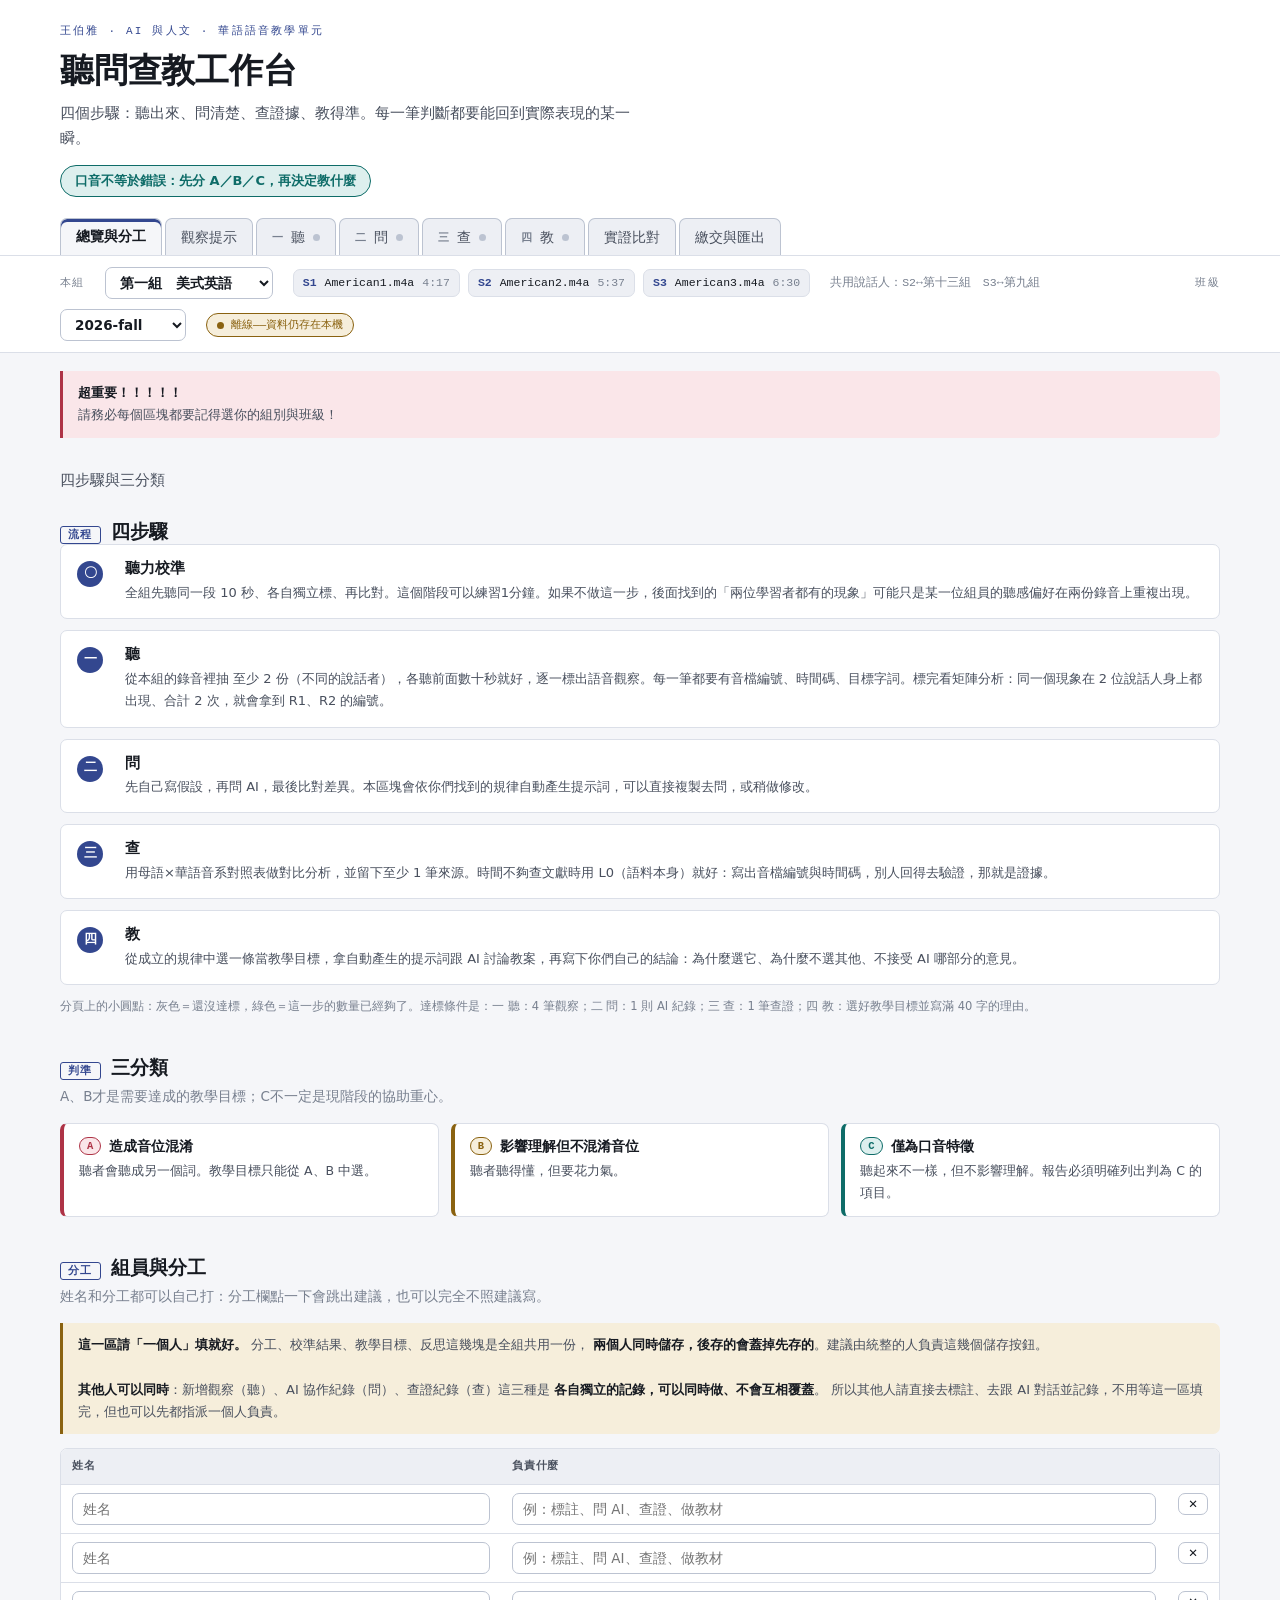
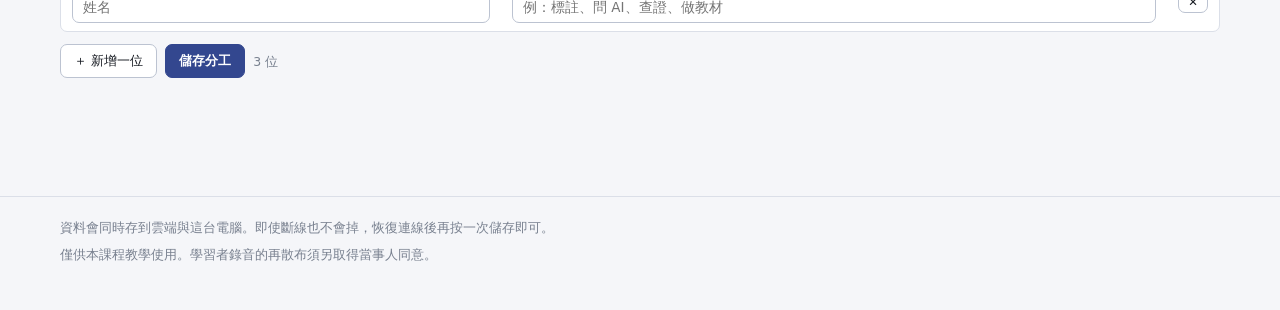
<file: v2/index.html>
<!doctype html>
<html lang="zh-Hant">
<head>
<meta charset="utf-8">
<meta name="viewport" content="width=device-width,initial-scale=1,viewport-fit=cover">
<title>聽問查教工作台</title>
<link rel="stylesheet" href="assets/base.css">
</head>
<body>

<header class="mast"><div class="wrap">
  <div class="kicker">王伯雅 · AI 與人文 · 華語語音教學單元</div>
  <h1 class="t">聽問查教工作台</h1>
  <p class="sub">四個步驟：聽出來、問清楚、查證據、教得準。每一筆判斷都要能回到實際表現的某一瞬。</p>
  <div class="principle">口音不等於錯誤：先分 A／B／C，再決定教什麼</div>
  <nav class="rail" role="tablist">
    <button role="tab" id="tab-o" aria-controls="p-o" aria-selected="true">總覽與分工</button>
    <button role="tab" id="tab-ex" aria-controls="p-ex" aria-selected="false">觀察提示</button>
    <button role="tab" id="tab-1" aria-controls="p-1" aria-selected="false"><span class="n">一</span>聽<span class="dot" data-dot="1" title="綠點＝這一步已達標"></span></button>
    <button role="tab" id="tab-2" aria-controls="p-2" aria-selected="false"><span class="n">二</span>問<span class="dot" data-dot="2" title="綠點＝這一步已達標"></span></button>
    <button role="tab" id="tab-3" aria-controls="p-3" aria-selected="false"><span class="n">三</span>查<span class="dot" data-dot="3" title="綠點＝這一步已達標"></span></button>
    <button role="tab" id="tab-4" aria-controls="p-4" aria-selected="false"><span class="n">四</span>教<span class="dot" data-dot="4" title="綠點＝這一步已達標"></span></button>
    <button role="tab" id="tab-c" aria-controls="p-c" aria-selected="false">實證比對</button>
    <button role="tab" id="tab-x" aria-controls="p-x" aria-selected="false">繳交與匯出</button>
  </nav>
</div></header>

<div class="gbar"><div class="wrap">
  <label class="fld" for="sel-group" style="margin:0">本組</label>
  <select id="sel-group"></select>
  <span class="gfiles" id="gfiles"></span>
  <span class="gnote" id="gnote"></span>
  <span style="flex:1"></span>
  <label class="fld" for="sel-class" id="class-lab" style="margin:0" hidden>班級</label>
  <select id="sel-class" hidden></select>
  <span class="chip n mono" id="class-chip" title="班級代號"></span>
  <span class="conn" id="conn"><i></i><span id="conn-t">載入中</span></span>
</div></div>

<div class="wrap"><div id="banner"></div></div>

<main class="wrap">

<!-- ═══ 總覽 ═══ -->
<section role="tabpanel" id="p-o" aria-labelledby="tab-o" class="on">
  <p class="lede">四步驟與三分類</p>
  <div class="block"><h2><span class="tag">流程</span>四步驟</h2><div class="steps" id="steps"></div>
    <p class="muted mini" id="dot-legend" style="margin-top:12px"></p></div>
  <div class="block"><h2><span class="tag">判準</span>三分類</h2>
    <p>A、B才是需要達成的教學目標；C不一定是現階段的協助重心。</p>
    <div class="triage" id="triage"></div></div>
  <div class="block"><h2><span class="tag">分工</span>組員與分工</h2>
    <p>姓名和分工都可以自己打：分工欄點一下會跳出建議，也可以完全不照建議寫。</p>

    <div class="note warn" style="margin-bottom:14px">
      <strong>這一區請「一個人」填就好。</strong>
      分工、校準結果、教學目標、反思這幾塊是全組共用一份，
      <strong>兩個人同時儲存，後存的會蓋掉先存的</strong>。建議由統整的人負責這幾個儲存按鈕。
      <br><br>
      <strong>其他人可以同時</strong>：新增觀察（聽）、AI 協作紀錄（問）、查證紀錄（查）這三種是
      <strong>各自獨立的記錄，可以同時做、不會互相覆蓋</strong>。
      所以其他人請直接去標註、去跟 AI 對話並記錄，不用等這一區填完，但也可以先都指派一個人負責。
    </div>

    <div id="roster"></div>
    <datalist id="job-suggest"></datalist>
    <div class="rowbtns" style="margin-top:12px">
      <button class="act" id="btn-add-member">＋ 新增一位</button>
      <button class="act primary" id="btn-save-roles">儲存分工</button>
      <span class="muted" id="roster-hint"></span>
    </div></div>
</section>

<!-- ═══ 可能出現的偏誤 ═══ -->
<section role="tabpanel" id="p-ex" aria-labelledby="tab-ex">
  <p class="lede">標註之前先看這一頁，知道「可以注意聽什麼」。
    這裡列的是<strong>別人根據音系對比推測出來的可能情形，不是答案</strong>：
    你們的語料裡可能有、也可能沒有，而沒有其實本身就是一種發現。</p>

  <div class="note warn" style="margin-bottom:22px">
    <strong>請不要照著抄。</strong>這一頁的用途是幫你想「該注意什麼」，不是幫你填答案。
    真正要寫進報告的是<strong>你們自己在音檔裡聽到的</strong>，而且每一筆都要有時間碼。
    如果你聽到的跟這裡寫的不一樣，以你聽到的為準。
  </div>

  <div class="block"><h2><span class="tag">對象</span>這組母語可能出現什麼</h2>
    <p id="ex-sub"></p>
    <div class="tscroll"><table>
      <thead><tr><th>面向</th><th>可能的目標音</th><th>可能讀成</th><th>例子</th>
        <th class="mono">嚴重度</th><th class="mono">證據</th></tr></thead>
      <tbody id="ex-rows"></tbody></table></div>
    <p class="muted mini">嚴重度「高」＝一出現就可能讓聽者聽成別的字。
      證據欄：甲＝有針對這個母語的實證研究；乙＝有實證但對象不同；丙＝只有推論；丁＝與現有研究不符。</p>
  </div>

  <div class="block"><h2><span class="tag">聲調</span>四個聲調可能長什麼樣</h2>
    <p>虛線是標準的調型，實線是推測這組母語者可能讀成的樣子。
      形狀不一樣 → 聲調「種類」抓錯；形狀一樣但比較扁 → 音高範圍用得不夠寬。</p>
    <div id="ex-tones"></div>
  </div>

  <div class="block"><h2><span class="tag">出處</span>這一頁的依據是什麼</h2>
    <p>上表「證據」欄的甲／乙／丙／丁，對應的文獻列在本頁最下方。
      標丙或丁的，報告裡只能寫成假設。</p>
    <div class="rowbtns"><button class="act" id="btn-refs">展開文獻清單</button></div>
    <div id="refs" class="prose" hidden style="margin-top:16px"></div>
  </div>

  <div class="block"><h2><span class="tag">標籤</span>現象標籤是什麼意思</h2>
    <p>標註時要從下拉選單挑一個「現象標籤」。標籤就是把你聽到的東西歸類，
      同一個標籤累積夠多次才會變成規律（拿到 R1、R2 編號）。</p>
    <div id="ex-tags"></div>
  </div>
</section>

<!-- ═══ 一 聽 ═══ -->
<section role="tabpanel" id="p-1" aria-labelledby="tab-1">
  <p class="lede">標註的唯一要求：別人拿到你的記錄，能回到那一秒確認你聽到的東西。</p>

  <div class="block"><h2><span class="tag">語料</span>本組錄音</h2>
    <p>播放時記得記下秒數，填進下面的表單。</p>
    <div class="players" id="players"></div></div>

  <div class="block"><h2><span class="tag">校準</span>步驟〇：聽力校準</h2>
    <p>六個人先聽同一小段、各自獨立標、再比對。如果不做這一步，後面找到的「規律」可能只是某個人的聽感偏好。</p>
    <div class="panel"><div class="panel-bd">
      <div class="formgrid g2">
        <div><label class="fld" for="cal-clip">校準用片段</label><input type="text" id="cal-clip" class="mono" placeholder="S1 00:00–01:00"></div>
        <div><label class="fld" for="cal-n">參與人數</label><input type="text" id="cal-n" class="mono" placeholder="6"></div>
        <div><label class="fld" for="cal-agree">多數人標到的項目數</label><input type="text" id="cal-agree" class="mono" placeholder="4"></div>
        <div><label class="fld" for="cal-total">全組標出的不同項目數</label><input type="text" id="cal-total" class="mono" placeholder="11"></div>
      </div>
      <div style="margin-top:12px"><label class="fld" for="cal-note">不一致的地方怎麼決議的</label>
        <textarea id="cal-note" rows="2" placeholder="例：三個人把「房」標成聲調問題，兩個人標成韻母問題。討論後認為是上升幅度不足，歸為聲調。"></textarea></div>
      <div class="rowbtns" style="margin-top:12px"><button class="act" id="btn-save-cal">儲存校準結果</button>
        <span class="muted" id="cal-rate"></span></div>
    </div></div></div>

  <div class="block"><h2><span class="tag">標註</span>個別語音觀察與時間碼</h2>
    <div class="panel">
      <div class="panel-hd"><h3>新增一筆觀察</h3><span class="muted" id="rec-count"></span></div>
      <div class="panel-bd">
        <div class="formgrid g3">
          <div><label class="fld" for="r-spk">音檔</label><select class="inp" id="r-spk"></select></div>
          <div><label class="fld" for="r-tc">時間碼</label><input type="text" id="r-tc" class="mono" placeholder="0:37 或 37" title="可以直接打秒數，例如 83 會變成 1:23"></div>
          <div><label class="fld" for="r-word">目標字詞</label><input type="text" id="r-word" placeholder="房間 fángjiān"></div>
          <div><label class="fld" for="r-lv">面向</label><select class="inp" id="r-lv"></select></div>
          <div><label class="fld" for="r-tagsel">現象標籤</label><select class="inp" id="r-tagsel"></select></div>
          <div><label class="fld" for="r-tri">初步判斷</label><select class="inp" id="r-tri">
            <option value="A">A 造成音位混淆</option><option value="B">B 影響理解</option>
            <option value="C">C 僅口音特徵</option><option value="?" selected>待判定</option></select></div>
          <div id="denom-wrap"><label class="fld" for="r-denom">可出現次數（分母）</label>
            <input type="number" id="r-denom" class="mono" min="1" step="1" placeholder="12"></div>
          <div><label class="fld" for="r-by">標註者</label><input type="text" id="r-by" placeholder="標註員 A"></div>
        </div>
        <div style="margin-top:12px"><label class="fld" for="r-desc">聽到什麼（寫你聽到的，不要寫結論）</label>
          <input type="text" id="r-desc" placeholder="「房」第二聲上升幅度較小，起點與終點差距約一度"></div>
        <div class="note mini" id="denom-hint" style="margin-top:10px">
          <strong>分母可以留空。</strong>時間夠的話再填：這一段裡這個音（調、規則）本來有幾次機會出現。
          例如你聽的那 30 秒裡「二聲」共出現 12 次，其中 7 次上升不足 → 分母填 12，這一筆記 1 次。
          <br><strong>留空也算得出東西</strong>，只是指標不一樣，實證比對會自動退而求其次：
          <br>① 有填分母 → <strong>出現率</strong>（出現次數 ÷ 可出現次數）。最有力，可以跟文獻比。
          <br>② 沒填分母 → <strong>佔比</strong>（這個現象佔你們全部標註的幾成）。看得出誰最常被標到，但<strong>不是出現率</strong>：分母是你們標了多少，不是這個音有多少次機會。
          <br>③ 標註很少時 → <strong>說話人覆蓋率</strong>（幾位說話人出現過）。
        </div>
        <div class="rowbtns" style="margin-top:12px">
          <button class="act primary" id="btn-add-rec">新增觀察</button>
          <button class="act" id="btn-demo-rec">填入範例</button>
        </div>
      </div>
    </div>
    <div class="reclist" id="reclist" style="margin-top:16px"></div></div>

  <div class="block"><h2><span class="tag">歸納</span>分析矩陣</h2>
    <div class="note" style="margin-bottom:14px">
      <strong>R1、R2 是什麼？</strong>是「成立的規律」的編號，由這張表自動歸納。<br>
      你每標一筆，同樣的「面向＋標籤」就會累積到同一列。當某一列<strong id="mtx-rule-cond">達到門檻</strong>時，
      它就從「個別觀察」升格成<strong>規律</strong>，拿到 R1、R2… 的編號。<br><br>
      <strong>為什麼重要：</strong>後面三步都只認編號：
      步驟二的提示詞、步驟三的查證、步驟四的教學目標，選單裡只會出現拿到編號的那幾列。
      一條都沒成立的話，那三個選單會是空的。<br>
      <span class="muted">沒拿到編號不代表你標錯，只代表它目前只出現在一位說話人身上，還不能說是「規律」：
      這正是這個單元要練的判斷。</span>
    </div>
    <p id="mtx-sub"></p>
    <div class="tscroll"><table class="mtx">
      <thead><tr id="mtx-head"></tr></thead>
      <tbody id="mtx-rows"></tbody></table></div>
    <div class="note warn" style="margin-top:14px" id="mtx-warn"></div></div>
</section>

<!-- ═══ 二 問 ═══ -->
<section role="tabpanel" id="p-2" aria-labelledby="tab-2">
  <p class="lede">順序很重要：<strong>先自己寫假設，再問 AI，最後比對差異</strong>。差異本身就是這一步最好的材料。</p>
  <div class="block"><h2><span class="tag">提示詞</span>拿去問 AI 的話</h2>
    <div class="panel">
      <div class="panel-hd"><h3>成因探索提示詞</h3>
        <div class="rowbtns"><select class="inp" id="p2-rule" style="width:auto;min-width:200px"></select>
        <button class="act tiny" id="btn-copy-p2">複製</button></div></div>
      <div class="panel-bd"><pre class="plan" id="p2-prompt" style="margin:0;font-family:var(--f)"></pre></div>
    </div></div>
  <div class="block"><h2><span class="tag">紀錄</span>AI 協作歷程</h2>
    <p>3–5 則。四個欄位齊備才算完整。不要美化提問。</p>
    <div class="panel">
      <div class="panel-hd"><h3>新增一則協作紀錄</h3><span class="muted" id="ai-count"></span></div>
      <div class="panel-bd">
        <div><label class="fld" for="a-hypo">① 我們自己先寫的假設（不能跳過）</label>
          <textarea id="a-hypo" rows="2" placeholder="我們認為「房」的二聲上升不足，是因為英語的升調通常出現在句末，不會落在單字上。"></textarea></div>
        <div style="margin-top:10px"><label class="fld" for="a-q">② 我們問了什麼（原文照貼）</label>
          <textarea id="a-q" rows="2" placeholder="把原始提問貼上來，不要改寫得比較好看"></textarea></div>
        <div style="margin-top:10px"><label class="fld" for="a-r">③ AI 回答的重點</label>
          <textarea id="a-r" rows="2" placeholder="摘要 AI 的回答重點，一併寫出它舉了哪些例子"></textarea></div>
        <div style="margin-top:10px"><label class="fld" for="a-h">④ 跟我們的假設差在哪裡</label>
          <textarea id="a-h" rows="2" placeholder="它讓我們注意到什麼？我們因此回去重聽了哪一段？"></textarea></div>
        <div style="margin-top:10px"><label class="fld" for="a-u">⑤ 我們怎麼處理它的回答</label>
          <textarea id="a-u" rows="2" placeholder="採用了哪一部分、改寫了哪一部分、刪掉了哪一部分，為什麼"></textarea></div>
        <div class="formgrid g2" style="margin-top:10px">
          <div><label class="fld" for="a-rule">對應規律編號</label><select class="inp" id="a-rule"></select></div>
          <div><label class="fld" for="a-verdict">我們對 AI 這次表現的判斷</label><select class="inp" id="a-verdict">
            <option>可用，但需查證</option><option>部分正確，已修正</option>
            <option>不正確，已捨棄</option><option>提供了我們沒想到的方向</option></select></div>
        </div>
        <div class="rowbtns" style="margin-top:12px"><button class="act primary" id="btn-add-ai">新增紀錄</button>
          <button class="act" id="btn-ask-ai" hidden>在這裡直接問 Claude</button>
          <button class="act" id="btn-ask-stop" hidden>停止</button></div>
        <div id="ai-out" style="margin-top:12px"></div>
      </div></div>
    <div class="reclist" id="ailist" style="margin-top:16px"></div></div>
</section>

<!-- ═══ 三 查 ═══ -->
<section role="tabpanel" id="p-3" aria-labelledby="tab-3">
  <p class="lede">對比分析只能告訴你「哪裡值得先看」，不能告訴你「一定會錯」。查證就是去確認哪一種。</p>
  <div class="block"><h2><span class="tag">對照</span>母語 × 華語音系比較</h2>
    <p id="ct-sub"></p>
    <div class="note good" style="margin-bottom:14px" id="ct-plus"></div>
    <div class="tscroll"><table>
      <thead><tr><th>面向</th><th>華語項目</th><th>母語情況</th><th>預期偏誤</th></tr></thead>
      <tbody id="ct-rows"></tbody></table></div></div>
  <div class="block"><h2><span class="tag">層級</span>可靠資料的四個層級</h2>
    <p>每條規律至少一項 L0、L1 或 L2。查無資料要寫出來，不算失分。</p>
    <div class="note" style="margin-bottom:14px">
      <strong>時間不夠查文獻時，用 L0 就好。</strong>
      L0 是「分析者在音檔裡聽到的」：只要寫得出音檔編號與時間碼，
      別人就能回去驗證，那就是證據。<br>
      但要記得它支持得了什麼、支持不了什麼：<br>
      ✅ 可以說「<strong>我們這三位說話人身上出現了這個現象</strong>」<br>
      ✗ 不能說「<strong>法語母語者都會這樣</strong>」：那要 L1 或 L2 才撐得住。<br>
      <span class="muted">L3（教學網站、部落格、AI 直接生成的整理）永遠只能當線索，不能當依據。
      AI 講的東西如果你查不到原始出處，它就是 L3。</span>
    </div>
    <div class="tscroll"><table>
      <thead><tr><th>層級</th><th>名稱</th><th>例子</th><th>可不可以當唯一依據</th></tr></thead>
      <tbody id="srclv-rows"></tbody></table></div></div>
  <div class="block"><h2><span class="tag">驗證</span>查證紀錄</h2>
    <div class="panel">
      <div class="panel-hd"><h3>新增一筆查證</h3><span class="muted" id="src-count"></span></div>
      <div class="panel-bd">
        <div class="formgrid g3">
          <div><label class="fld" for="s-rule">對應規律</label><select class="inp" id="s-rule"></select></div>
          <div><label class="fld" for="s-level">來源層級</label><select class="inp" id="s-level">
            <option>L0 語料本身</option><option>L1 一手研究</option>
            <option>L2 標準參考</option><option>L3 教學經驗</option></select></div>
          <div><label class="fld" for="s-result">查證結果</label><select class="inp" id="s-result">
            <option>支持</option><option>部分支持</option><option>不支持</option><option>查無資料</option></select></div>
        </div>
        <div style="margin-top:10px"><label class="fld" for="s-cite">書目資訊</label>
          <input type="text" id="s-cite" placeholder="L0 就寫音檔編號＋時間碼，例：S1 00:37、S2 01:12；L1／L2 照抄書目，不要憑印象寫"></div>
        <div style="margin-top:10px"><label class="fld" for="s-say">它到底講了什麼</label>
          <input type="text" id="s-say" placeholder="L0 就寫你聽到什麼；L1／L2 寫出它到底講了什麼、對象是誰，不要寫「研究顯示……」"></div>
        <div class="rowbtns" style="margin-top:12px"><button class="act primary" id="btn-add-src">新增查證</button></div>
      </div></div>
    <div class="reclist" id="srclist" style="margin-top:16px"></div></div>
</section>

<!-- ═══ 四 教 ═══ -->
<section role="tabpanel" id="p-4" aria-labelledby="tab-4">
  <p class="lede">教學目標必須回指某一條規律編號。分析與教學之間要有形式上的連結，不是各做各的。</p>
  <div class="block"><h2><span class="tag">選定</span>先選一條規律</h2>
    <p>教哪一個？先把條件設定好，下一個區塊會依照這裡的設定產生跟 AI 討論用的提示詞。</p>
    <div class="panel"><div class="panel-bd">
      <div class="formgrid g3">
        <div><label class="fld" for="t-rule">從成立的規律中選一條</label><select class="inp" id="t-rule"></select></div>
        <div><label class="fld" for="t-level">學習者程度</label><select class="inp" id="t-level">
          <option>初級</option><option selected>中級</option><option>中高級</option></select></div>
        <div><label class="fld" for="t-time">教學時間</label><select class="inp" id="t-time">
          <option>單次 20 分鐘</option><option selected>單次 50 分鐘</option><option>兩週分散練習</option></select></div>
      </div>
    </div></div></div>

  <div class="block"><h2><span class="tag">討論</span>拿這段去跟 AI 討論教案</h2>
    <p>複製下去問，然後<strong>不要照單全收</strong>——它會提出反對意見，你們要決定接不接受。
      討論完再回到下一個區塊寫你們的結論。</p>
    <div class="panel">
      <div class="panel-hd"><h3>教案討論提示詞</h3>
        <div class="rowbtns"><button class="act tiny" id="btn-copy-t4">複製</button></div></div>
      <div class="panel-bd"><pre class="plan" id="t4-prompt" style="margin:0;font-family:var(--f)"></pre></div>
    </div></div>

  <div class="block"><h2><span class="tag">結論</span>你們決定教這個的理由</h2>
    <p>跟 AI 討論完之後寫。四個問題各一兩句就好，寫你們自己的判斷，不要貼 AI 的原話。</p>
    <div class="panel"><div class="panel-bd">
      <div><label class="fld" for="t-why">為什麼選它、為什麼不選其他</label>
        <textarea id="t-why" rows="8" placeholder="按下面的「填入骨架」會給你一份填空表，照著填就好"></textarea></div>
      <div class="rowbtns" style="margin-top:12px">
        <button class="act" id="btn-why-skel">填入骨架</button>
        <button class="act primary" id="btn-save-target">儲存教學目標</button></div>
    </div></div></div>
  <div class="block"><h2><span class="tag">關卡</span>一致性檢核</h2>
    <p>教學目標與分析發現對不對得起來。</p><div id="align"></div></div>
  <div class="block"><h2><span class="tag">方案</span>糾音方案骨架</h2>
    <div class="rowbtns" style="margin-bottom:12px">
      <button class="act primary" id="btn-build">產生方案骨架</button>
      <button class="act" id="btn-copy-plan">複製</button></div>
    <div class="panel"><div class="panel-bd"><div class="plan" id="plan-out"></div></div></div></div>
  <div class="block"><h2><span class="tag">反思</span>與 AI 共編教案的活動反思</h2>
    <p>這一段是發表時要講的。三個問題，每題兩三句就好。</p>
    <div class="panel"><div class="panel-bd">
      <div><label class="fld" for="tt-who">這份教案，哪些是 AI 給的、哪些是你們自己決定的</label>
        <textarea id="tt-who" rows="2" placeholder="例：練習詞是 AI 生的，但我們刪掉了三個太難的；診斷說明是我們自己寫的，因為 AI 那版學習者看不懂"></textarea></div>
      <div style="margin-top:10px"><label class="fld" for="tt-fb">AI 哪裡幫得上忙、哪裡幫不上</label>
        <textarea id="tt-fb" rows="2" placeholder="例：生練習詞很快；但它講不出「舌頭要放哪裡」這種體感，那一段我們得自己補"></textarea></div>
      <div style="margin-top:10px"><label class="fld" for="tt-fix">如果再做一次，哪一步你們會換個做法</label>
        <textarea id="tt-fix" rows="2" placeholder="例：我們一開始就問 AI，結果被它的答案帶著走。下次會先自己聽完再問"></textarea></div>
      <div class="rowbtns" style="margin-top:12px"><button class="act" id="btn-save-tt">儲存反思</button></div>
    </div></div></div>
</section>

<!-- ═══ 實證比對 ═══ -->
<section role="tabpanel" id="p-c" aria-labelledby="tab-c">
  <p class="lede">把你們的標註，跟觀察提示對這個母語做的<strong>預測</strong>放在一起看。
    預測落空不是標錯了：對比分析的預測本來就非定則，這正是它需要經過實際語料檢驗的原因。</p>

  <div class="block"><h2><span class="tag">範圍</span>要比對誰的資料</h2>
    <div class="panel"><div class="panel-bd">
      <div class="formgrid g3">
        <div><label class="fld" for="cmp-scope">資料範圍</label><select class="inp" id="cmp-scope">
          <option value="group">只看本組</option><option value="class" selected>全班同母語的組別</option></select></div>
        <div><label class="fld" for="cmp-l1">母語</label><select class="inp" id="cmp-l1"></select></div>
        <div style="display:flex;align-items:end"><button class="act" id="btn-cmp-refresh">重新抓資料</button></div>
      </div>
      <p class="muted mini" id="cmp-meta"></p>
    </div></div></div>

  <div class="block"><h2><span class="tag">比對</span>預測 vs 觀察</h2>
    <div class="panel"><div class="panel-bd" id="cmp-out">
      <p class="muted">按上面的「重新抓資料」開始。</p></div></div>
    <div class="note" style="margin-top:14px" id="cmp-agree"></div></div>

  <div class="block"><h2><span class="tag">判讀</span>四種結果怎麼看</h2>
    <div class="tscroll"><table>
      <thead><tr><th>圖上看到</th><th>意思</th><th>該怎麼辦</th></tr></thead>
      <tbody id="cmp-guide"></tbody></table></div></div>
</section>

<!-- ═══ 繳交 ═══ -->
<section role="tabpanel" id="p-x" aria-labelledby="tab-x">
  <p class="lede">交出去之前，確認一下是不是都完成了：</p>
  <div class="block"><h2><span class="tag">檢核</span>繳交前檢核</h2><div id="submit-check"></div></div>
  <div class="block"><h2><span class="tag">匯出</span>組別資料匯出</h2>
    <div class="rowbtns" style="margin-bottom:12px">
      <button class="act primary" id="btn-export">產生匯出內容</button>
      <button class="act" id="btn-copy-export">複製</button>
      <button class="act" id="btn-dl-export">下載 .md</button>
      <button class="act" id="btn-clear">清除這台電腦的暫存</button></div>
    <p class="muted mini">「清除這台電腦的暫存」只會清掉瀏覽器裡的副本，<strong>雲端的資料不會消失</strong>，
      重新整理就會再抓回來。要真的刪掉某一筆，請用那一筆右邊的「刪除」——
      那個<strong>會直接刪掉雲端的紀錄，全組都看不到，而且無法復原</strong>。</p>
    <div class="exportbox" id="export-out">按「產生匯出內容」把目前這一組的校準結果、觀察記錄、分析矩陣、AI 協作歷程、查證紀錄、教學目標與方案骨架整理成一份文字稿。</div></div>
</section>

</main>

<footer><div class="wrap">
  <p id="foot-note">資料儲存方式會顯示在頁面右上角。請提醒學生：做完一段就按「產生匯出內容」下載 .md 存檔。</p>
  <p>僅供本課程教學使用。學習者錄音的再散布須另取得當事人同意。</p>
</div></footer>

<div class="toast" id="toast" hidden></div>

<script src="config.js"></script>
<script src="assets/md.js"></script>
<script src="assets/data.js"></script>
<script src="assets/audio.js"></script>
<script src="assets/store.js"></script>
<script src="assets/compare.js"></script>
<script src="assets/viz.js"></script>
<script>
(function(){
"use strict";
var $=function(s,r){return (r||document).querySelector(s);},
    $$=function(s,r){return Array.prototype.slice.call((r||document).querySelectorAll(s));};
var esc=MD.esc;
var CFG=window.HPL_CONFIG||{};
var D=null, gid=null, players=[], sampleFn=null, dlFn=null, abortCtl=null;

/* ── 時間碼容錯 ──────────────────────────────────────────
   雲端播放器模式抓不到時間碼，學生得看著播放器自己打。
   所以這裡盡量不要挑剔格式：
     83      → 1:23      （純秒數）
     1.23    → 1:23
     1分23秒 → 1:23
     1:23    → 1:23      （本來就對的不動）
   完全看不懂就原樣留著，不要把學生打的東西吃掉。            */
function normTC(v){
  v=String(v||"").trim();
  if(!v)return "";
  var m=v.match(/^(\d+)\s*[:：.．分]\s*(\d{1,2})\s*秒?$/);
  if(m){var s=Math.min(59,Number(m[2]));return Number(m[1])+":"+String(s).padStart(2,"0");}
  if(/^\d+$/.test(v)){var n=Number(v);return Math.floor(n/60)+":"+String(n%60).padStart(2,"0");}
  return v;
}
var mmss=function(s){return Math.floor(s/60)+":"+String(Math.round(s%60)).padStart(2,"0");};
var tT; function toast(m){var t=$("#toast");t.textContent=m;t.hidden=false;clearTimeout(tT);tT=setTimeout(function(){t.hidden=true;},2400);}
function copyText(txt,label){
  var ok=function(){toast((label||"內容")+"已複製");};
  var fb=function(){var ta=document.createElement("textarea");ta.value=txt;ta.style.position="fixed";ta.style.opacity="0";
    document.body.appendChild(ta);ta.select();try{document.execCommand("copy");ok();}catch(e){toast("請手動選取複製");}document.body.removeChild(ta);};
  if(navigator.clipboard&&navigator.clipboard.writeText)navigator.clipboard.writeText(txt).then(ok,fb);else fb();
}
var G=function(){return D.groups.filter(function(g){return g.id===gid;})[0];};
/* 本組實際有幾份錄音 → ["S1","S2",…]，只聽 2 份時矩陣就不會多一欄 */
function slots(){var g=G();return (g?g.f:[]).map(function(_,i){return "S"+(i+1);});}
/* 繳交目標，config.js 沒設就用預設 */
function TARGETS(){
  var t=(CFG.targets)||{};
  return {records:t.records||6, ai:t.ai||3, src:t.src||2, why:t.why||40};
}

/* ═══ 分頁 ═══ */
$$("nav.rail button").forEach(function(b){b.addEventListener("click",function(){
  $$("nav.rail button").forEach(function(o){o.setAttribute("aria-selected",String(o===b));});
  $$("section[role=tabpanel]").forEach(function(p){p.classList.toggle("on",p.id===b.getAttribute("aria-controls"));});
  if(b.id==="tab-c")refreshCompare();
  window.scrollTo({top:0,behavior:"smooth"});
});});

/* ═══ 靜態內容 ═══ */
function renderBanner(){
  var b=D.banner, el=$("#banner");
  if(!b||(!b.paras.length&&!b.list.length)){el.innerHTML="";return;}
  el.innerHTML='<div class="note stop" style="margin-top:18px">'+
    (b.title?"<strong>"+esc(b.title)+"</strong><br>":"")+
    b.paras.map(function(t){return MD.inline(t);}).join("<br>")+
    (b.list.length?"<ul style=\"margin:6px 0 0;padding-inline-start:20px\">"+
      b.list.map(function(t){return "<li>"+MD.inline(t)+"</li>";}).join("")+"</ul>":"")+
    "</div>";
}
function renderStatic(){
  $("#steps").innerHTML=D.steps.map(function(s){
    return '<div class="stepc"><div class="no">'+esc(s["步驟"])+'</div><div><h4>'+esc(s["標題"])+
      "</h4><p>"+esc(s["說明"])+"</p></div></div>";}).join("");
  $("#triage").innerHTML=D.triage.map(function(t){
    return '<div class="tri '+esc(t["類別"])+'"><h5><span class="chip '+esc(t["類別"])+'">'+esc(t["類別"])+
      "</span>"+esc(t["名稱"])+"</h5><p>"+esc(t["說明"])+"</p></div>";}).join("");
  renderRoster();
  $("#srclv-rows").innerHTML=D.srcLevels.map(function(r){
    return "<tr><td class=\"mono\">"+esc(r["層級"])+"</td><td>"+esc(r["名稱"])+"</td><td>"+esc(r["例子"])+
      "</td><td>"+esc(r["可不可以當唯一依據"])+"</td></tr>";}).join("");

  $("#cmp-guide").innerHTML=D.readCompare.map(function(r){
    return "<tr><td><strong>"+esc(r["圖上看到"])+"</strong></td><td>"+esc(r["意思"])+
      "</td><td>"+esc(r["該怎麼辦"])+"</td></tr>";}).join("");
  $("#denom-wrap").hidden=!CFG.requireDenominator;
  $("#denom-hint").hidden=!CFG.requireDenominator;
}

/* ═══ 組別列 ═══ */
function renderGroupBar(){
  var g=G();
  $("#sel-group").innerHTML=D.groups.map(function(x){
    return '<option value="'+x.id+'"'+(x.id===gid?" selected":"")+">"+esc(x.n)+"　"+esc(x.l1)+"</option>";}).join("");
  $("#gfiles").innerHTML=g.f.map(function(f,i){
    return '<span class="gfile"><b>S'+(i+1)+"</b>"+esc(f[0])+"<span>"+mmss(f[1])+"</span></span>";}).join("");
  var sh=g.f.map(function(f,i){
    return {i:i,others:(D.speakerMap[f[2]].gs||[]).filter(function(n){return n!==g.n;})};
  }).filter(function(x){return x.others.length;});
  $("#gnote").textContent=sh.length
    ? "共用說話人："+sh.map(function(x){return "S"+(x.i+1)+"↔"+x.others.join("、");}).join("　")
    : "本組三位說話人未與其他組重複";
  $("#r-spk").innerHTML=g.f.map(function(f,i){
    return '<option value="S'+(i+1)+'">S'+(i+1)+"　"+esc(f[0])+"</option>";}).join("");
}

/* ═══ 播放器 ═══ */
var passBarShown=false;
function renderPlayers(){
  var host=$("#players"); host.innerHTML=""; players=[]; passBarShown=false;
  var g=G();
  g.f.forEach(function(f,i){
    players.push(HPLAudio.mount(host,f[2],{
      label:"S"+(i+1), filename:f[0], group:g.n, seconds:f[1],
      onGrab:function(t){
        $("#r-spk").value="S"+(i+1);
        $("#r-tc").value=mmss(t);
        $("#r-word").focus();
        toast("已填入 S"+(i+1)+"（"+mmss(t)+"）");
      },
      onLocked:function(){
        /* 三個播放器共用一個密碼框，只放一次 */
        if(passBarShown)return;
        passBarShown=true;
        var bar=HPLAudio.passwordBar(host,function(){
          toast("已解鎖，正在載入錄音");
          renderPlayers();
        });
        host.insertBefore(bar,host.firstChild);
      }
    }));
  });
}

/* ═══ 標籤選單 ═══ */
function renderLevelSelects(){
  $("#r-lv").innerHTML=D.levels.map(function(l){return '<option value="'+esc(l.n)+'">'+esc(l.n)+"</option>";}).join("");
  syncTags();
}
function syncTags(){
  var lv=D.levels.filter(function(l){return l.n===$("#r-lv").value;})[0]||D.levels[0];
  $("#r-tagsel").innerHTML=lv.tags.map(function(t){
    return '<option value="'+esc(t.tag)+'">'+esc(t.tag)+"</option>";}).join("");
}
$("#r-lv").addEventListener("change",syncTags);

/* ═══ 音韻對照 ═══ */
function renderContrast(){
  var g=G(), c=D.contrast[g.l1];
  $("#ct-sub").textContent=c?(g.l1+" 母語者學華語時，音系上最值得先看的地方。"):"";
  if(!c){$("#ct-rows").innerHTML='<tr><td colspan="4" class="muted">content/contrast.md 裡沒有「'+esc(g.l1)+'」這一節。</td></tr>';
    $("#ct-plus").hidden=true;return;}
  $("#ct-plus").hidden=false;
  $("#ct-plus").innerHTML="<strong>優勢項：</strong>"+MD.inline(c.plus);
  $("#ct-rows").innerHTML=c.rows.map(function(r){
    return "<tr><td>"+MD.inline(r[0])+"</td><td>"+MD.inline(r[1])+"</td><td>"+MD.inline(r[2])+
      "</td><td>"+MD.inline(r[3])+"</td></tr>";}).join("");
}

/* ═══ 組員名單（自由填寫）═══
   分工是全組共用的一份，同時編輯會互相覆蓋，所以畫面上明講「一個人填就好」。
   course.md 的「分工建議」只當成建議清單，塞進 datalist 供選，不強制。 */
var roster=[], rosterDirty=false;

function readRoster(){
  return $$("#roster .rmrow").map(function(row){
    return {name:row.querySelector(".rmname").value.trim(),
            job: row.querySelector(".rmjob").value.trim()};
  }).filter(function(x){return x.name||x.job;});
}
function setRoster(list){
  roster=Array.isArray(list)?list.slice():[];
  if(!roster.length)roster=[{name:"",job:""},{name:"",job:""},{name:"",job:""}];
  paintRoster();
}
function paintRoster(){
  $("#roster").innerHTML='<div class="tscroll"><table><thead><tr>'+
    '<th style="width:38%">姓名</th><th>負責什麼</th><th style="width:1%"></th>'+
    "</tr></thead><tbody>"+roster.map(function(m,i){
      return '<tr class="rmrow"><td><input type="text" class="rmname" value="'+esc(m.name||"")+
        '" placeholder="姓名"></td><td><input type="text" class="rmjob" list="job-suggest" value="'+
        esc(m.job||"")+'" placeholder="例：標註、問 AI、查證、做教材"></td>'+
        '<td><button class="act tiny" data-rm="'+i+'" title="移除這一列">✕</button></td></tr>';
    }).join("")+"</tbody></table></div>";
  $$("[data-rm]").forEach(function(b){b.addEventListener("click",function(){
    roster=readRoster(); roster.splice(Number(b.dataset.rm),1);
    if(!roster.length)roster=[{name:"",job:""}];
    rosterDirty=true; paintRoster();
  });});
  $$("#roster input").forEach(function(el){
    el.addEventListener("input",function(){rosterDirty=true;});
  });
  $("#roster-hint").textContent=roster.length+" 位";
}
function renderRoster(){
  /* 建議清單：course.md 的分工建議 */
  $("#job-suggest").innerHTML=(D.roles||[]).map(function(r){
    return '<option value="'+esc(r["角色"])+'">'+esc(r["職責"]||"")+"</option>";}).join("");
  setRoster(null);
}
$("#btn-add-member").addEventListener("click",function(){
  roster=readRoster(); roster.push({name:"",job:""}); rosterDirty=true; paintRoster();
  var ins=$$("#roster .rmname"); if(ins.length)ins[ins.length-1].focus();
});

/* ═══ 可能出現的偏誤（標註前的參考頁）═══ */
function renderExamples(){
  var g=G();
  var L=HPLCompare.learnerFor(D,g.l1);
  if(!L){
    $("#ex-sub").textContent="";
    $("#ex-rows").innerHTML='<tr><td colspan="6" class="muted">content/learners.md 裡沒有「'+esc(g.l1)+'」的檔案。</td></tr>';
    $("#ex-tones").innerHTML=""; $("#ex-tags").innerHTML=""; return;
  }
  $("#ex-sub").innerHTML="本組母語是 <strong>"+esc(g.l1)+"</strong>。下面是工作台對這個母語的推測，"+
    "共 "+L.e.length+" 項，依嚴重度排序。<span class=\"muted\">資料來源："+esc(L.src)+"</span>";

  var sorted=L.e.slice().sort(function(a,b){return (b.sevw*10+b.w)-(a.sevw*10+a.w);});
  $("#ex-rows").innerHTML=sorted.map(function(e){
    return "<tr><td>"+esc(e.lv)+"</td><td>"+MD.inline(e.target)+"</td><td>"+MD.inline(e.realized)+
      "</td><td>"+MD.inline(e.example)+'</td><td><span class="chip '+e.sevclass+'">'+esc(e.sev)+
      '</span></td><td class="mono"><span class="ev '+e.evclass+'">'+esc(e.ev)+"</span></td></tr>";}).join("");

  $("#ex-tones").innerHTML=HPLViz.toneGrid(L);
  renderRefs();

  /* 這組母語可能用到的標籤，對照到學生標註時的選單 */
  var keys={}; L.e.forEach(function(e){if(e.key)keys[e.key]=true;});
  $("#ex-tags").innerHTML='<div class="tscroll"><table><thead><tr>'+
    "<th>面向</th><th>標註時選這個標籤</th><th>大致意思</th></tr></thead><tbody>"+
    D.levels.map(function(lv){
      return lv.tags.filter(function(t){return t.key&&keys[t.key];}).map(function(t){
        var kb=D.kb[t.tag]||D.kbDefault;
        return "<tr><td>"+esc(lv.n)+"</td><td><strong>"+esc(t.tag)+"</strong></td><td>"+
          MD.inline(String(kb.d||"").split("。")[0]+"。")+"</td></tr>";
      }).join("");
    }).join("")+"</tbody></table></div>";
}

$("#btn-refs").addEventListener("click",function(){
  var el=$("#refs"), on=el.hidden;
  el.hidden=!on;
  this.textContent=on?"收合文獻清單":"展開文獻清單";
  if(on)el.scrollIntoView({behavior:"smooth",block:"nearest"});
});

/* 學生頁只列書目與連結——「它支持什麼」「查核」是給老師看的，
   留在糾音工作台的「建立語音檔案」那一頁。 */
function renderRefs(){
  var el=$("#refs"); if(!el)return;
  var secs=D.references||[];
  if(!secs.length){el.innerHTML='<p class="muted">content/references.md 讀不到。</p>';return;}
  var seenTable=false;
  el.innerHTML=secs.map(function(s){
    if(!s.rows.length){
      /* 沒有表格的區塊：只留開頭的說明（解釋甲乙丙丁），
         表格之後的評述（查核方法、更正記錄）是給老師看的，留在工作台。 */
      if(seenTable)return "";
      var body=s.notes.map(function(t){return "<blockquote>"+MD.inline(t)+"</blockquote>";}).join("")+
               s.paras.map(function(t){return "<p>"+MD.inline(t)+"</p>";}).join("");
      return body?("<h3>"+esc(s.heading)+"</h3>"+body):"";
    }
    seenTable=true;
    var c0=s.head[0]||"書目", c1=s.head[1]||"連結";
    return "<h3>"+esc(s.heading)+"</h3>"+
      '<div class="tw"><table><thead><tr><th>'+esc(c0)+"</th><th>"+esc(c1)+
      "</th></tr></thead><tbody>"+
      s.rows.map(function(r){
        return "<tr><td>"+MD.inline(r[c0]||"")+"</td><td>"+MD.inline(r[c1]||"")+"</td></tr>";
      }).join("")+"</tbody></table></div>";
  }).join("");
}

/* 刪除要按兩次。這些記錄是全組共用的，而且刪掉之後
   後端會直接把試算表那一列刪掉，沒有垃圾桶。
   手機上誤觸一下就沒了，所以比照「清除本組資料」做兩段式確認。 */
function armDelete(btn, run){
  var armed=false, t=null, label=btn.textContent;
  btn.addEventListener("click",function(){
    if(armed){clearTimeout(t);armed=false;btn.textContent=label;run();return;}
    armed=true; btn.textContent="確定刪除？";
    btn.classList.add("danger");
    t=setTimeout(function(){armed=false;btn.textContent=label;btn.classList.remove("danger");},4000);
  });
}

/* ═══ 記錄 ═══ */
function recs(){return HPLStore.get("records");}
function renderRecs(){
  var list=recs();
  $("#rec-count").textContent=list.length+" 筆";
  $("#reclist").innerHTML=list.length?list.slice().reverse().map(function(r){
    return '<div class="rec"><div class="rh"><span class="id mono">'+esc(r.spk)+"　"+esc(r.tc)+
      (r.by?"　"+esc(r.by):"")+'</span><span class="rowbtns">'+
      '<span class="chip '+(r.tri==="?"?"n":esc(r.tri))+'">'+esc(r.tri)+"</span>"+
      '<button class="act tiny" data-del="'+r.id+'">刪除</button></span></div>'+
      "<dl><dt>字詞</dt><dd>"+esc(r.word)+"</dd>"+
      "<dt>標籤</dt><dd>"+esc(r.lv)+" · "+esc(r.tag)+(r.denom?"（分母 "+esc(r.denom)+"）":"")+"</dd>"+
      "<dt>描述</dt><dd>"+esc(r.desc)+"</dd></dl></div>";}).join("")
    :'<p class="muted">還沒有觀察記錄。</p>';
  $$("[data-del]").forEach(function(b){armDelete(b,function(){
    HPLStore.remove("records",b.dataset.del);});});
  renderMatrix(); updateDots(); renderRuleSelects();
}
$("#btn-add-rec").addEventListener("click",function(){
  $("#r-tc").value=normTC($("#r-tc").value);
  var word=$("#r-word").value.trim(), desc=$("#r-desc").value.trim(), tc=$("#r-tc").value.trim();
  if(!word||!tc){toast("時間碼與目標字詞都要填");return;}
  var g=G(), tag=$("#r-tagsel").value;
  HPLStore.add("records",{
    spk:$("#r-spk").value, spkId:(g.f[Number($("#r-spk").value.slice(1))-1]||[])[2]||"",
    tc:tc, word:word, lv:$("#r-lv").value, tag:tag, key:D.tagKey[tag]||"",
    tri:$("#r-tri").value, desc:desc, by:$("#r-by").value.trim(),
    denom:$("#r-denom").value?Number($("#r-denom").value):null,
    group:g.n, l1:g.l1
  });
  $("#r-word").value="";$("#r-desc").value="";$("#r-tc").value="";$("#r-denom").value="";
  toast("已新增");
});
$("#r-tc").addEventListener("blur",function(){this.value=normTC(this.value);});
$("#btn-demo-rec").addEventListener("click",function(){
  $("#r-tc").value="00:37";$("#r-word").value="房間 fángjiān";
  $("#r-desc").value="「房」第二聲上升幅度較小，起點與終點差距約一度";
  if(CFG.requireDenominator)$("#r-denom").value="12";
});

/* ═══ 分析矩陣 ═══ */
function matrixRows(){
  var g=G(), by={};
  recs().forEach(function(r){
    var k=r.lv+"｜"+r.tag;
    var b=by[k]||(by[k]={lv:r.lv,tag:r.tag,s:{},total:0,denom:0,tri:{}});
    b.s[r.spk]=(b.s[r.spk]||0)+1; b.total++;
    if(r.denom)b.denom+=Number(r.denom);
    if(r.tri)b.tri[r.tri]=(b.tri[r.tri]||0)+1;
  });
  var th=CFG.ruleThreshold||{speakers:2,total:3};
  return Object.keys(by).map(function(k){
    var b=by[k], spkN=Object.keys(b.s).length;
    b.isRule=spkN>=th.speakers&&b.total>=th.total;
    b.spkN=spkN;
    b.rate=b.denom>0?b.total/b.denom:null;
    var best="?",bn=0;
    Object.keys(b.tri).forEach(function(t){if(t!=="?"&&b.tri[t]>bn){bn=b.tri[t];best=t;}});
    b.verdict=best;
    return b;
  }).sort(function(a,b){return (b.isRule-a.isRule)||(b.total-a.total);});
}
function renderMatrix(){
  var g=G(), rows=matrixRows(), n=0, sl=slots();
  $("#mtx-head").innerHTML="<th>現象</th><th>面向</th>"+
    sl.map(function(s){return '<th class="mono">'+s+"</th>";}).join("")+
    '<th class="mono">合計</th><th class="mono">分母</th><th class="mono">出現率</th><th>判斷</th><th>編號</th>';
  var th=CFG.ruleThreshold||{speakers:2,total:3};
  var condTxt="至少 "+th.speakers+" 位說話人都出現過，而且合計至少 "+th.total+" 次";
  var ce=$("#mtx-rule-cond"); if(ce)ce.textContent=condTxt;
  $("#mtx-sub").textContent="成立門檻："+condTxt+"。";
  $("#mtx-rows").innerHTML=rows.length?rows.map(function(b){
    var id=b.isRule?("R"+(++n)):"";
    b.rid=id;
    var cells=slots().map(function(s){
      var v=b.s[s]||0;
      return '<td class="cell"><b class="'+(v?"hit":"no")+'">'+(v||"·")+"</b></td>";}).join("");
    return "<tr"+(b.isRule?' class="isrule"':"")+"><td>"+esc(b.tag)+"</td><td>"+esc(b.lv)+"</td>"+cells+
      '<td class="cell mono">'+b.total+'</td><td class="cell mono">'+(b.denom||"—")+'</td>'+
      '<td class="cell mono">'+(b.rate!=null?(b.rate*100).toFixed(0)+"%":"—")+"</td>"+
      '<td><span class="chip '+(b.verdict==="?"?"n":esc(b.verdict))+'">'+esc(b.verdict)+"</span></td>"+
      '<td class="mono">'+esc(id||"—")+"</td></tr>";}).join("")
    :'<tr><td colspan="'+(sl.length+7)+'" class="muted">還沒有資料。先到上面新增觀察。</td></tr>';
  var noDenom=rows.filter(function(b){return b.isRule&&!b.denom;}).length;
  $("#mtx-warn").innerHTML=rows.length
    ? "<strong>"+n+" 條達標。</strong>"+
      (noDenom?" 其中 "+noDenom+" 條沒有分母——沒有分母只能談印象，不能談出現率，實證比對也只能用覆蓋率。":
       " 全部都有分母，可以算出真正的出現率。")
    : "";
}
function rules(){return matrixRows().filter(function(b){return b.isRule;});}
function renderRuleSelects(){
  var rs=rules(), n=0;
  var opts=rs.map(function(b){n++;return '<option value="R'+n+'">R'+n+"　"+esc(b.tag)+"</option>";}).join("");
  ["#p2-rule","#a-rule","#s-rule","#t-rule"].forEach(function(s){
    var el=$(s), keep=el.value;
    el.innerHTML=opts||'<option value="">（還沒有成立的規律）</option>';
    if(keep)el.value=keep;
  });
  renderPrompt(); renderT4Prompt(); renderAlign();
}
function pickedRule(sel){
  var v=$(sel).value; if(!v)return null;
  var i=Number(v.slice(1))-1, rs=rules();
  return rs[i]?Object.assign({rid:v},rs[i]):null;
}

/* ═══ 提示詞 ═══ */
function renderPrompt(){
  var g=G(), r=pickedRule("#p2-rule");
  var kb=(r&&D.kb[r.tag])||D.kbDefault;
  $("#p2-prompt").textContent=
"我們是華語教學課程的學生，正在分析一位母語為"+g.l1+"的華語學習者的語音偏誤。\n\n"+
"【我們觀察到的現象】\n"+(r?("面向："+r.lv+"\n標籤："+r.tag+"\n出現情形："+r.spkN+" 位說話人、合計 "+r.total+" 次"+
  (r.denom?("、分母 "+r.denom+"、出現率約 "+(r.rate*100).toFixed(0)+"%"):"、未記錄分母")):"（請先在步驟一產生至少一條成立的規律）")+"\n\n"+
"【我們自己的假設】\n（在這裡貼上你們組先寫好的假設，不要留空——這是這次協作的重點）\n\n"+
"【請你做四件事】\n"+
"1. 針對這個現象，從"+g.l1+"與華語的音系對比，提出可能的成因。請明確區分哪些是母語負遷移、哪些是目的語規則過度泛化、哪些可能是教學誘發。\n"+
"2. 對每一個成因，說明它預測我們還應該在語料裡看到什麼。我們會回去聽，用來檢驗你的說法。\n"+
"3. 明確指出你這些說法的證據等級：是有實證研究支持，還是只有音系推論？如果只有推論，請直接說明並解釋。\n"+
"4. 指出我們的假設跟你的分析差在哪裡，不要直接同意我們。\n\n"+
"【限制】\n"+
"．不要用「研究顯示」這種句式，請明確指出是誰在什麼時候對什麼對象做的研究。\n"+
"．不確定就說不確定，並說明還需要什麼資料才能確認。\n"+
"．我們已知的教學要領如下，請不要重複，直接補充你認為缺的部分：\n"+(kb.p||"（無）");
}
$("#p2-rule").addEventListener("change",renderPrompt);
$("#btn-copy-p2").addEventListener("click",function(){copyText($("#p2-prompt").textContent,"提示詞");});

/* ═══ AI 紀錄 ═══ */
function renderAi(){
  var list=HPLStore.get("ai");
  $("#ai-count").textContent=list.length+" 則（建議 3–5 則）";
  $("#ailist").innerHTML=list.length?list.slice().reverse().map(function(r){
    return '<div class="rec"><div class="rh"><span class="id mono">'+esc(r.rule||"—")+'</span>'+
      '<span class="rowbtns"><span class="chip i">'+esc(r.verdict)+'</span>'+
      '<button class="act tiny" data-delai="'+r.id+'">刪除</button></span></div>'+
      "<dl><dt>我們的假設</dt><dd>"+esc(r.hypo)+"</dd><dt>提問</dt><dd>"+esc(r.q)+"</dd>"+
      "<dt>回答重點</dt><dd>"+esc(r.r)+"</dd><dt>差異</dt><dd>"+esc(r.h)+"</dd>"+
      "<dt>我們怎麼處理</dt><dd>"+esc(r.u)+"</dd></dl></div>";}).join("")
    :'<p class="muted">還沒有協作紀錄。</p>';
  $$("[data-delai]").forEach(function(b){armDelete(b,function(){
    HPLStore.remove("ai",b.dataset.delai);});});
  updateDots();
}
$("#btn-add-ai").addEventListener("click",function(){
  var hypo=$("#a-hypo").value.trim();
  if(!hypo){toast("請先寫下你們自己的假設——這一步不能跳過");$("#a-hypo").focus();return;}
  HPLStore.add("ai",{hypo:hypo,q:$("#a-q").value.trim(),r:$("#a-r").value.trim(),
    h:$("#a-h").value.trim(),u:$("#a-u").value.trim(),
    rule:$("#a-rule").value,verdict:$("#a-verdict").value});
  ["#a-hypo","#a-q","#a-r","#a-h","#a-u"].forEach(function(s){$(s).value="";});
  toast("已新增");
});

/* ═══ 查證 ═══ */
function renderSrc(){
  var list=HPLStore.get("src");
  $("#src-count").textContent=list.length+" 筆";
  $("#srclist").innerHTML=list.length?list.slice().reverse().map(function(r){
    return '<div class="rec"><div class="rh"><span class="id mono">'+esc(r.rule||"—")+"　"+esc(r.level)+"</span>"+
      '<span class="rowbtns"><span class="chip '+(r.result==="支持"?"C":r.result==="不支持"?"A":"B")+'">'+
      esc(r.result)+'</span><button class="act tiny" data-delsrc="'+r.id+'">刪除</button></span></div>'+
      "<dl><dt>書目</dt><dd>"+esc(r.cite)+"</dd><dt>它說了什麼</dt><dd>"+esc(r.say)+"</dd></dl></div>";}).join("")
    :'<p class="muted">還沒有查證紀錄。</p>';
  $$("[data-delsrc]").forEach(function(b){armDelete(b,function(){
    HPLStore.remove("src",b.dataset.delsrc);});});
  updateDots();
}
$("#btn-add-src").addEventListener("click",function(){
  var cite=$("#s-cite").value.trim();
  if(!cite){toast("請填書目資訊");return;}
  HPLStore.add("src",{rule:$("#s-rule").value,level:$("#s-level").value,
    result:$("#s-result").value,cite:cite,say:$("#s-say").value.trim()});
  $("#s-cite").value="";$("#s-say").value="";toast("已新增");
});

/* ═══ 四教：跟 AI 討論教案的提示詞 ═══
   步驟四原本只給一句「依四個指標論證」，太抽象。
   改成直接生成一段可以貼去問 AI 的話，把四個指標寫成具體問題。 */
function renderT4Prompt(){
  var g=G(), t=pickedRule("#t-rule");
  var lvl=$("#t-level").value, time=$("#t-time").value;
  if(!t){
    $("#t4-prompt").textContent=
"（還沒有成立的規律，所以還產生不出來。）\n\n"+
"回到「一 聽」多標幾筆——同一個現象只要在 2 位說話人身上都出現過、合計 2 次，\n"+
"就會拿到 R1 編號，這裡就會自動填好。";
    return;
  }
  var kb=D.kb[t.tag]||D.kbDefault;
  var obs=t.spkN+" 位說話人身上都出現、合計 "+t.total+" 次"+
    (t.denom?("，出現率約 "+(t.rate*100).toFixed(0)+"%"):"（我們沒有記錄分母，所以只能說有出現，不能說出現率）");
  var others=rules().filter(function(r){return r.tag!==t.tag;})
    .map(function(r,i){return r.lv+"·"+r.tag;});

  $("#t4-prompt").textContent=
"我們是華語教學課的學生，剛聽完一位母語為"+g.l1+"的學習者的錄音，現在要設計一個協助發音練習的教學活動。\n\n"+
"【我們在語料裡實際聽到的】\n"+
"現象："+t.lv+" — "+t.tag+"\n"+
"出現情形："+obs+"\n"+
(others.length?("我們同時也觀察到："+others.join("、")+"\n"):"")+
"\n【教學條件】\n學習者程度："+lvl+"\n可用時間："+time+"\n\n"+
"【請你幫我們想四件事，一項一項回答】\n"+
"1. 這個現象值不值得當這次的教學目標？請從「會不會讓聽者聽成別的字」來判斷，並直接說出你的結論。\n"+
(others.length?("2. 我們還觀察到上面那些現象。如果換成教其中一個，會不會比現在這個對學習者更有幫助？請比較，並說明理由。\n")
              :("2. 以我們目前觀察到的現象來說，這樣的證據是否足以成為教學目標？不足的話，我們還需要再聽到什麼呢？\n"))+
"3. "+lvl+"的學習者，在"+time+"裡有沒有可能改變這一項？如果不可能，請直說，並建議一個比較實際的目標。\n"+
"4. 請設計這個活動的流程。我們已經知道的操作要領是：\n   「"+(kb.p||"（無）")+"」\n"+
"   請不要重複這一段，直接補上你認為缺的部分，並給出具體的練習詞（至少 6 個）。\n\n"+
"【重要】\n"+
"．請至少提出一個「我們可能想錯了」的地方，不要只順著我們講。\n"+
"．你舉的例詞如果不確定是否真的構成最小對立對，請標註出來，我們會自己查。\n"+
"．不要用「研究顯示」這種句式，請明確指出是誰、什麼時候、對象是誰。\n"+
"．最後請告訴我們：這個活動裡有哪一部分是你判斷不了，只能由老師現場根據學習者狀態才能決定？";
}
["#t-rule","#t-level","#t-time"].forEach(function(s){
  var el=$(s); if(el)el.addEventListener("change",renderT4Prompt);
});
$("#btn-copy-t4").addEventListener("click",function(){
  copyText($("#t4-prompt").textContent,"教案討論提示詞");});

/* 論證骨架：把四個抽象指標變成填空 */
$("#btn-why-skel").addEventListener("click",function(){
  var t=pickedRule("#t-rule");
  if(!t){toast("請先選一條規律");return;}
  var cur=$("#t-why").value.trim();
  if(cur&&!confirm("這會蓋掉你已經寫的內容，確定嗎？"))return;
  var others=rules().filter(function(r){return r.tag!==t.tag;});
  $("#t-why").value=
"我們選 "+t.rid+"（"+t.tag+"）當教學目標，理由如下：\n\n"+
"1. 出現情形：我們在　　位說話人身上聽到，合計　　次。（時間碼：　　）\n"+
"2. 會不會聽成別的字：　　　　（會／不會，舉一個例子說明）\n"+
"3. 短期內能不能改變："+"　　　　（能／不能，為什麼）\n"+
"4. 這個程度該不該處理："+"　　　　\n\n"+
(others.length
  ? ("我們不選 "+others.map(function(r,i){return r.tag;}).join("、")+"，因為　　　　\n\n")
  : "我們目前只有這一條成立的規律，所以沒有其他候選項可以比較。\n\n")+
"跟 AI 討論之後，我們改變想法的地方是：　　　　\n"+
"（如果完全沒改變，也寫出來，並說明為什麼不接受它的意見）";
  $("#t-why").focus(); markDirty($("#t-why")); renderAlign();
  toast("填好空格就完成了");
});

/* ═══ 一致性 ═══ */
function renderAlign(){
  var t=pickedRule("#t-rule"), why=$("#t-why").value.trim();
  var srcs=HPLStore.get("src").filter(function(s){return t&&s.rule===t.rid;});
  var strong=srcs.filter(function(s){return /L0|L1|L2/.test(s.level)&&s.result!=="不支持";});
  var ais=HPLStore.get("ai").filter(function(a){return t&&a.rule===t.rid;});
  var cs=[
    [!!t,"已從成立的規律中選定教學目標"],
    [why.length>TARGETS().why,"選擇理由已依四個指標論證（目前 "+why.length+" 字）"],
    [/不選|沒有選|未選/.test(why),"理由中明確寫出「我們不選 Rx，因為……」"],
    [srcs.length>0,"這條規律有查證紀錄（"+srcs.length+" 筆）"],
    [strong.length>0,"其中至少一筆是 L0、L1 或 L2 層級"],
    [ais.length>0,"這條規律有對應的 AI 協作紀錄"]
  ];
  $("#align").innerHTML='<div class="steps">'+cs.map(function(c){
    return '<div class="stepc"><div class="no" style="background:'+(c[0]?"var(--teal)":"var(--rule-strong)")+'">'+
      (c[0]?"✓":"·")+'</div><div><p style="color:'+(c[0]?"var(--ink-2)":"var(--ink)")+'">'+esc(c[1])+"</p></div></div>";
  }).join("")+"</div>";
  updateDots();
}
["#t-rule","#t-why"].forEach(function(s){$(s).addEventListener("input",renderAlign);$(s).addEventListener("change",renderAlign);});

/* ═══ 方案骨架 ═══ */
$("#btn-build").addEventListener("click",function(){
  var t=pickedRule("#t-rule");
  if(!t){toast("請先選定教學目標");return;}
  var g=G(), kb=D.kb[t.tag]||D.kbDefault;
  $("#plan-out").textContent=
"發音練習方案架構｜"+g.n+"（"+g.l1+"）\n目標規律："+t.rid+"　"+t.lv+" · "+t.tag+
"\n出現情形："+t.spkN+" 位說話人、合計 "+t.total+" 次"+(t.denom?("、出現率約 "+(t.rate*100).toFixed(0)+"%"):"、未記錄分母")+
"\n程度："+$("#t-level").value+"　時間："+$("#t-time").value+"\n\n"+
"① 診斷說明（用學習者聽得懂的話）\n"+kb.d+"\n\n"+
"② 感知訓練\n先確認學習者聽不聽得出差別。用下列最小對立對做 AX 判斷，正確率八成再進到下一階段。\n"+
(kb.pairs.length?kb.pairs.map(function(p){return "　· "+p;}).join("\n"):"　（請自行補上最小對立對）")+
"\n\n注意：感知已經達標的學習者不要再練感知，直接進產出。\n\n"+
"③ 產出訓練\n"+kb.p+"\n順序：單音節 → 雙音節 → 詞組 → 語流。每一級都要錄音回放。\n\n"+
"④ 回饋設計\n教師即時回饋語句：「再一次，這次讓"+"（指出具體的動作）"+"。」\nAI 可以做的：大量重複操練、練習語料生成、進度紀錄。\nAI 做不到的：確認診斷、發音部位的體感引導、動機支持。\n\n"+
"⑤ 人機分工\n人：診斷確認、體感引導、情意支持、語用判斷。\nAI：語料生成、重複操練、即時聲學回饋（須人工複核）、進度紀錄。\n\n"+
"⑥ 評量指標\n．最小對立對辨別正確率從 ___% 提升到 ___%\n．單音節產出正確率（兩位獨立評分者）\n．詞組層次的保持率\n．聽寫測試：請未聽過的人寫下來，比對正確字數\n";
  toast("已產生");
});
$("#btn-copy-plan").addEventListener("click",function(){
  var t=$("#plan-out").textContent.trim();
  if(!t){toast("請先產生方案骨架");return;}copyText(t,"方案骨架");});

/* ═══ 實證比對 ═══ */
var lastCompare=null;
function refreshCompare(){
  var l1sel=$("#cmp-l1");
  if(!l1sel.options.length){
    l1sel.innerHTML=D.l1s.map(function(x){return '<option>'+esc(x)+"</option>";}).join("");
    l1sel.value=G().l1;
  }
  var scope=$("#cmp-scope").value, l1=l1sel.value;
  $("#cmp-out").innerHTML='<p class="muted">整理中…</p>';

  var p = scope==="group"
    ? Promise.resolve({groups:[{groupId:gid,data:{records:recs()}}]})
    : HPLStore.classSummary();

  p.then(function(cd){
    var flat=HPLCompare.flatten(cd,D).filter(function(r){return (r.l1||"")===l1;});
    var agg=HPLCompare.aggregate(flat,D);
    var res=HPLCompare.compare(D,agg,l1);
    lastCompare=res;

    var learnerName=res.learner?(res.learner.name+"（"+res.learner.l1+"）"):"（content/learners.md 裡沒有這個母語的預測檔案）";
    $("#cmp-meta").innerHTML="對照對象："+esc(learnerName)+
      "　·　觀察筆數 "+res.records+"　·　說話人 "+res.speakerCount+" 位"+
      (cd.local?"　·　<strong>離線模式：只看得到這台電腦存過的組別</strong>":"")+
      (res.hasDenominator?("　·　"+Math.round(res.denomShare*100)+"% 的記錄有分母"):"")+
      ({rate:"　·　指標：出現率",
        share:"　·　指標：佔比（沒填分母，改用「佔全部標註的幾成」，<strong>不是出現率</strong>）",
        coverage:"　·　指標：說話人覆蓋率"}[res.metric]||"");

    $("#cmp-out").innerHTML=res.rows.length
      ? HPLViz.compareBars(res)
      : '<p class="muted">這個母語還沒有任何可比對的標註。先到「一 聽」新增觀察，並確認標籤有對應的比對鍵。</p>';

    var a=res.agreement;
    var rho=a.rho==null?null:a.rho;
    $("#cmp-agree").innerHTML="<strong>排序一致度：</strong>"+
      (rho==null?("尚未計算："+esc(a.why)+"。"):
        ("Spearman ρ = "+rho.toFixed(2)+"（n = "+a.n+"）。"+
         (rho>=.6?"預測與觀察的排序大致一致。":rho>=.3?"只有中等程度的一致。":rho>=0?"幾乎沒有一致性——值得把落差當成報告的主軸。":
          "呈現反向關係：預測排在前面的，實際上反而少見。這是最值得寫的一種結果。")))+
      "<br><span class=\"muted\">這個數字只說明<strong>排序</strong>像不像，不說明預測「對不對」。"+
      "樣本是本班語料，不能推論到該母語的一般情形。</span>";
  }).catch(function(e){
    $("#cmp-out").innerHTML='<p class="muted">抓不到資料：'+esc(e.message||e)+"</p>";
  });
}
$("#btn-cmp-refresh").addEventListener("click",refreshCompare);
$("#cmp-scope").addEventListener("change",refreshCompare);
$("#cmp-l1").addEventListener("change",refreshCompare);

/* ═══ 進度點 ═══ */
function updateDots(){
  var why=$("#t-why").value.trim();
  var T=TARGETS();
  var d={1:recs().length>=T.records,2:HPLStore.get("ai").length>=T.ai,3:HPLStore.get("src").length>=T.src,
    4:!!pickedRule("#t-rule")&&why.length>T.why};
  $$("[data-dot]").forEach(function(el){el.classList.toggle("done",!!d[el.dataset.dot]);});
  var lg=$("#dot-legend");
  if(lg)lg.innerHTML="分頁上的小圓點：灰色＝還沒達標，綠色＝這一步的數量已經夠了。"+
    "達標條件是：一 聽："+T.records+" 筆觀察；二 問："+T.ai+" 則 AI 紀錄；"+
    "三 查："+T.src+" 筆查證；四 教：選好教學目標並寫滿 "+T.why+" 字的理由。";
  renderSubmitCheck();
}

/* ═══ 繳交檢核 ═══ */
function renderSubmitCheck(){
  var m=HPLStore.meta(), rs=rules(), t=pickedRule("#t-rule"), T=TARGETS();
  var withDenom=recs().filter(function(r){return r.denom;}).length;
  var cs=[
    [recs().length>=T.records,"至少 "+T.records+" 筆觀察記錄（目前 "+recs().length+" 筆）"],
    [!!m.calTotal,"已記錄步驟〇的聽力校準結果"],
    [rs.length>=1,"至少 1 條規律成立（目前 "+rs.length+" 條）"],
    [!CFG.requireDenominator||withDenom>0,"至少有記錄分母的觀察（目前 "+withDenom+" 筆）"],
    [HPLStore.get("ai").length>=T.ai,"至少 "+T.ai+" 則 AI 協作紀錄（目前 "+HPLStore.get("ai").length+" 則）"],
    [HPLStore.get("src").length>=T.src,"至少 "+T.src+" 筆查證紀錄（目前 "+HPLStore.get("src").length+" 筆）"],
    [HPLStore.get("src").filter(function(s){return /L0|L1|L2/.test(s.level);}).length>0,"其中至少 1 筆是 L0、L1 或 L2（L3 只能當線索）"],
    [!!t,"已選定教學目標並綁定規律編號"],
    [$("#t-why").value.trim().length>TARGETS().why,"教學目標的選擇理由已論證"],
    [!!m.ttFb,"已完成五分鐘試教並記錄回饋"]
  ];
  var bad=cs.filter(function(c){return !c[0];}).length;
  $("#submit-check").innerHTML=
    '<div class="note '+(bad?"warn":"good")+'" style="margin-bottom:14px">'+
    (bad?("<strong>還有 "+bad+" 項沒完成。</strong>"):"<strong>全部完成。</strong>")+"</div>"+
    '<div class="steps">'+cs.map(function(c){
      return '<div class="stepc"><div class="no" style="background:'+(c[0]?"var(--teal)":"var(--crimson)")+'">'+
        (c[0]?"✓":"!")+'</div><div><p>'+esc(c[1])+"</p></div></div>";}).join("")+"</div>";
}

/* ═══ meta 欄位 ═══ */
var META_FIELDS=[["#cal-clip","calClip"],["#cal-n","calN"],["#cal-agree","calAgree"],["#cal-total","calTotal"],
  ["#cal-note","calNote"],["#t-level","tLevel"],["#t-time","tTime"],["#t-why","tWhy"],
  ["#tt-who","ttWho"],["#tt-fb","ttFb"],["#tt-fix","ttFix"]];
function metaFromForm(){
  var o={};
  META_FIELDS.forEach(function(p){o[p[1]]=$(p[0]).value;});
  var t=pickedRule("#t-rule"); o.tRule=t?t.rid:""; o.tRuleTag=t?t.tag:"";
  o.roster=readRoster();
  return o;
}
/* 同一組有好幾個人同時開著頁面時，輪詢回來的資料不能蓋掉
   別人正在打字的欄位。碰過的欄位標記為 dirty，按下儲存才解除。 */
var dirty={};
function markDirty(el){if(el&&el.id)dirty[el.id]=true;}
function clearDirty(){dirty={};}
function setIfClean(sel,val){
  var el=$(sel); if(!el)return;
  if(dirty[el.id])return;              /* 這個人正在改，別動 */
  if(document.activeElement===el)return;
  if(val!=null)el.value=val;
}
function metaToForm(){
  var m=HPLStore.meta()||{};
  META_FIELDS.forEach(function(p){setIfClean(p[0],m[p[1]]);});
  if(!rosterDirty)setRoster(m.roster);
  renderCalRate();
}
function renderCalRate(){
  var a=Number($("#cal-agree").value), t=Number($("#cal-total").value);
  $("#cal-rate").textContent=(a&&t)?("一致率 "+Math.round(a/t*100)+"%（"+a+"／"+t+"）"):"";
}
["#cal-agree","#cal-total"].forEach(function(s){$(s).addEventListener("input",renderCalRate);});
["#btn-save-roles","#btn-save-cal","#btn-save-target","#btn-save-tt"].forEach(function(s){
  $(s).addEventListener("click",function(){
    HPLStore.setMeta(metaFromForm()).then(function(){clearDirty();rosterDirty=false;toast("已儲存");});});});
document.addEventListener("input",function(e){markDirty(e.target);},true);

/* ═══ 匯出 ═══ */
function buildExport(){
  var g=G(), m=HPLStore.meta()||{}, rs=rules(), t=pickedRule("#t-rule");
  var L=[];
  L.push("# "+g.n+"　語音分析工作紀錄");
  L.push("");
  L.push("母語背景："+g.l1+"　｜　產生時間："+new Date().toLocaleString("zh-TW"));
  L.push("");
  L.push("## 語料");
  g.f.forEach(function(f,i){L.push("- S"+(i+1)+"　"+f[0]+"　"+mmss(f[1])+"　說話人代號 "+f[2]);});
  L.push("");
  L.push("## 步驟〇：聽力校準");
  L.push("- 片段："+(m.calClip||"（未填）"));
  L.push("- 參與人數："+(m.calN||"（未填）")+"　多數人標到 "+(m.calAgree||"?")+" 項　全組共標出 "+(m.calTotal||"?")+" 項");
  if(m.calAgree&&m.calTotal)L.push("- 一致率："+Math.round(m.calAgree/m.calTotal*100)+"%");
  L.push("- 不一致的處理："+(m.calNote||"（未填）"));
  L.push("");
  L.push("## 觀察記錄（"+recs().length+" 筆）");
  L.push("");
  L.push("| 音檔 | 時間碼 | 字詞 | 面向 | 標籤 | 分母 | 判斷 | 標註者 | 描述 |");
  L.push("|---|---|---|---|---|---|---|---|---|");
  recs().forEach(function(r){
    L.push("| "+[r.spk,r.tc,r.word,r.lv,r.tag,(r.denom||"—"),r.tri,(r.by||"—"),String(r.desc||"").replace(/\|/g,"／")].join(" | ")+" |");
  });
  L.push("");
  L.push("## 分析矩陣");
  L.push("");
  L.push("| 編號 | 現象 | 面向 | S1 | S2 | S3 | 合計 | 分母 | 出現率 | 判斷 |");
  L.push("|---|---|---|---|---|---|---|---|---|---|");
  matrixRows().forEach(function(b){
    L.push("| "+[(b.rid||"—"),b.tag,b.lv,(b.s.S1||0),(b.s.S2||0),(b.s.S3||0),b.total,
      (b.denom||"—"),(b.rate!=null?(b.rate*100).toFixed(0)+"%":"—"),b.verdict].join(" | ")+" |");
  });
  L.push("");
  L.push("## AI 協作歷程（"+HPLStore.get("ai").length+" 則）");
  HPLStore.get("ai").forEach(function(a,i){
    L.push("");L.push("### 第 "+(i+1)+" 則　"+(a.rule||"—")+"　"+a.verdict);
    L.push("- 我們的假設："+a.hypo);
    L.push("- 提問："+a.q);
    L.push("- 回答重點："+a.r);
    L.push("- 差異："+a.h);
    L.push("- 我們怎麼處理："+a.u);
  });
  L.push("");
  L.push("## 查證紀錄（"+HPLStore.get("src").length+" 筆）");
  L.push("");
  L.push("| 規律 | 層級 | 結果 | 書目 | 它說了什麼 |");
  L.push("|---|---|---|---|---|");
  HPLStore.get("src").forEach(function(s){
    L.push("| "+[s.rule,s.level,s.result,String(s.cite||"").replace(/\|/g,"／"),String(s.say||"").replace(/\|/g,"／")].join(" | ")+" |");
  });
  L.push("");
  L.push("## 教學目標");
  L.push("- 規律："+(t?(t.rid+"　"+t.lv+" · "+t.tag):"（未選定）"));
  L.push("- 程度："+(m.tLevel||"—")+"　時間："+(m.tTime||"—"));
  L.push("- 選擇理由："+(m.tWhy||"（未填）"));
  L.push("");
  L.push("## 五分鐘試教");
  L.push("- 對象："+(m.ttWho||"（未填）"));
  L.push("- 對方的回饋："+(m.ttFb||"（未填）"));
  L.push("- 我們因此改了："+(m.ttFix||"（未填）"));
  var plan=$("#plan-out").textContent.trim();
  if(plan){L.push("");L.push("## 糾音方案骨架");L.push("");L.push("```");L.push(plan);L.push("```");}
  if(lastCompare){
    L.push("");L.push("## 實證比對（"+lastCompare.l1+"）");
    L.push("");
    L.push("| 現象 | 預測強度 | 觀察 | 判定 | 證據等級 |");
    L.push("|---|---|---|---|---|");
    lastCompare.rows.filter(function(r){return r.predW>0||r.hits>0;}).forEach(function(r){
      var obs=r.rate!=null?((r.rate*100).toFixed(0)+"%"):(r.hits?(r.speakerCount+"/"+lastCompare.speakerCount+" 人"):"—");
      L.push("| "+[r.name,(r.pred||"—"),obs,{hit:"命中",miss:"落空",extra:"預測之外",na:"—"}[r.verdict],(r.ev||"—")].join(" | ")+" |");
    });
    L.push("");
    L.push(lastCompare.agreement.rho!=null
      ? ("排序一致度 Spearman ρ = "+lastCompare.agreement.rho.toFixed(2)+"（n = "+lastCompare.agreement.n+"）")
      : ("排序一致度：未計算（"+lastCompare.agreement.why+"）"));
  }
  L.push("");
  L.push("---");
  L.push("");
  L.push("本紀錄由聽問查教工作台產生。示範學習者的預測值為對比分析推論，非實測數據，不可引用。");
  return L.join("\n");
}
$("#btn-export").addEventListener("click",function(){
  $("#export-out").textContent=buildExport();toast("已產生");});
$("#btn-copy-export").addEventListener("click",function(){
  var t=$("#export-out").textContent.trim();
  if(!t||t.indexOf("按「產生")===0){toast("請先產生匯出內容");return;}
  copyText(t,"匯出內容");});
$("#btn-dl-export").addEventListener("click",function(){
  var t=$("#export-out").textContent.trim();
  if(!t||t.indexOf("按「產生")===0){toast("請先產生匯出內容");return;}
  var fn=G().n+"_語音分析工作紀錄.md";
  if(dlFn){dlFn.save({filename:fn,data:t}).catch(function(){});return;}
  try{
    var b=new Blob([t],{type:"text/markdown;charset=utf-8"});
    var a=document.createElement("a");a.href=URL.createObjectURL(b);a.download=fn;
    document.body.appendChild(a);a.click();
    setTimeout(function(){URL.revokeObjectURL(a.href);a.remove();},0);
  }catch(e){toast("下載未完成，請改用「複製」");}
});
var clearArmed=false;
$("#btn-clear").addEventListener("click",function(){
  if(!clearArmed){clearArmed=true;$("#btn-clear").textContent="再按一次確認清除";
    setTimeout(function(){clearArmed=false;$("#btn-clear").textContent="清除這台電腦的暫存";},4000);return;}
  clearArmed=false;$("#btn-clear").textContent="清除這台電腦的暫存";
  HPLStore.clearLocal();toast("已清除本機記錄（雲端資料不受影響）");
});

/* ═══ 連線狀態 ═══ */
function renderConn(){
  var s=HPLStore.state, el=$("#conn"), t=$("#conn-t");
  el.className="conn"+(s.mode==="local"?"":(s.online?" on":" off"));
  t.textContent=s.mode==="local"?"只存在這台電腦"
    :s.mode==="claude"?(s.online?"全組即時同步":"連線中…")
    :(s.online?"已同步到試算表":"離線——資料仍存在本機");
  $("#foot-note").textContent=s.mode==="local"
    ? "資料只存在這台電腦的這個瀏覽器裡，不會同步、不會上傳。做完一段就按「產生匯出內容」下載 .md 存檔。"
    : "資料會同時存到雲端與這台電腦。即使斷線也不會掉，恢復連線後再按一次儲存即可。";
}

/* ═══ 切換組別 ═══ */
function switchGroup(){
  renderGroupBar(); renderPlayers(); renderContrast(); renderExamples();
  HPLStore.setGroup(gid).then(function(){
    metaToForm(); renderRecs(); renderAi(); renderSrc();
    $("#plan-out").textContent=""; lastCompare=null;
    $("#cmp-l1").innerHTML="";
  });
}
$("#sel-group").addEventListener("change",function(){gid=$("#sel-group").value;switchGroup();});

/* ═══ Claude Artifact 能力 ═══ */
function claudeCaps(){
  var c=window.claude; if(!c||!c.use)return;
  c.use("downloads").then(function(d){if(d)dlFn=d;}).catch(function(){});
  c.use("sample").then(function(s){
    if(!s)return; sampleFn=s; $("#btn-ask-ai").hidden=false;
    $("#btn-ask-ai").addEventListener("click",function(){
      var hypo=$("#a-hypo").value.trim();
      if(!hypo){toast("請先寫下你們自己的假設——這一步不能跳過");$("#a-hypo").focus();return;}
      var btn=$("#btn-ask-ai"),stop=$("#btn-ask-stop"),out=$("#ai-out");
      abortCtl=new AbortController();btn.disabled=true;stop.hidden=false;
      out.innerHTML='<div class="panel"><div class="panel-bd"><div class="plan muted">思考中…</div></div></div>';
      var body=out.querySelector(".plan");
      var p=$("#p2-prompt").textContent.replace("（在這裡貼上你們組先寫好的假設，不要留空——這是這次協作的重點）",hypo);
      s(p,{modelTier:"complex",cache:false,signal:abortCtl.signal,
        onText:function(x){body.classList.remove("muted");body.textContent=x.text;}})
      .then(function(){toast("記得把重點填進上面的欄位，並自行查證");})
      .catch(function(err){
        var code=err&&err.code;
        if(code==="cancelled"){body.textContent=err.text||"";toast("已停止");}
        else if(["not_granted","sampling_disabled","not_declared","capability_disabled"].indexOf(code)>=0){
          btn.hidden=true;out.innerHTML="";}
        else{body.textContent=(err&&err.text)||"";toast(code==="rate_limited"?"請求太頻繁，請稍後再試":"這次沒有取得回覆");}
      })
      .then(function(){btn.disabled=false;stop.hidden=true;abortCtl=null;});
    });
    $("#btn-ask-stop").addEventListener("click",function(){if(abortCtl)abortCtl.abort();});
  }).catch(function(){});
}

/* ═══ 啟動 ═══ */
document.body.insertAdjacentHTML("afterbegin",
  '<div id="boot" style="position:fixed;inset:0;display:grid;place-items:center;background:var(--paper);z-index:99">'+
  '<p class="muted">載入教材內容…</p></div>');

HPLData.load().then(function(data){
  D=data; gid=D.groups[0].id;
  renderStatic(); renderBanner(); renderLevelSelects();
  return HPLStore.init();
}).then(function(){
  HPLStore.on(function(what){
    if(what==="sync"||what==="change"||what==="group"||what==="offline"){
      renderRecs(); renderAi(); renderSrc(); renderConn();
      if(what==="sync"||what==="group")metaToForm();
    }
  });
  switchGroup(); renderConn(); claudeCaps();
  var classes=CFG.classes&&CFG.classes.length?CFG.classes:[CFG.classId||"default"];
  if(classes.length>1){
    /* 有多個班級才顯示下拉選單；只有一班時顯示唯讀標籤就好 */
    $("#class-chip").hidden=true;
    $("#class-lab").hidden=false; $("#sel-class").hidden=false;
    $("#sel-class").innerHTML=classes.map(function(c){
      return '<option value="'+esc(c)+'"'+(c===CFG.classId?" selected":"")+">"+esc(c)+"</option>";}).join("");
    $("#sel-class").addEventListener("change",function(){
      /* 換班要整頁重載——班級是在啟動時決定的 */
      location.search="?class="+encodeURIComponent($("#sel-class").value);
    });
  }else{
    $("#class-chip").textContent=CFG.classId||"default";
  }
  if(CFG.classWarning)setTimeout(function(){toast(CFG.classWarning);},600);
  var b=document.getElementById("boot"); if(b)b.remove();
}).catch(function(e){
  var b=document.getElementById("boot");
  if(b)b.innerHTML='<div class="wrap" style="max-width:640px"><div class="note stop">'+
    "<strong>載不進教材內容。</strong><br>"+esc(e.message||e)+
    "<br><br>最常見的原因：直接用 <code>file://</code> 開這個檔案。瀏覽器不允許這樣讀 content/ 裡的 .md。"+
    "<br><br>請改用任一靜態伺服器：<br><code>python3 -m http.server 8000</code><br>然後開 http://localhost:8000/v2/"+
    "<br><br>發布到 GitHub Pages 之後就不會有這個問題。</div></div>";
});
})();
</script>
</body>
</html>
</file>
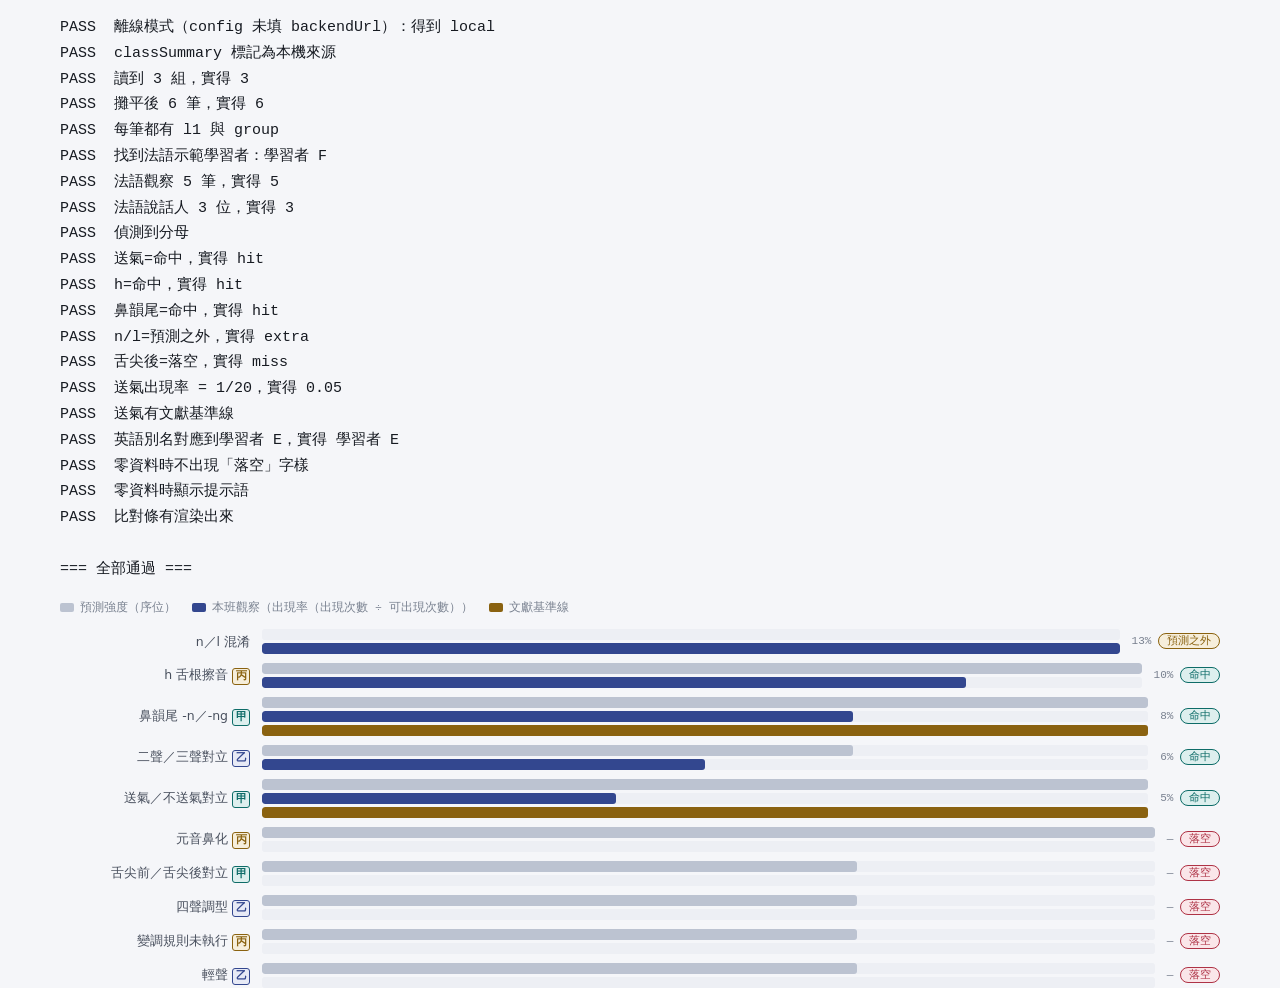
<file: v2/_selftest.html>
<!doctype html><html lang="zh-Hant"><head><meta charset="utf-8"><title>selftest</title>
<link rel="stylesheet" href="assets/base.css"></head><body><div class="wrap"><pre id="out">running…</pre><div id="viz"></div></div>
<script src="config.js"></script>
<script>
// 測試使用獨立班級與本機儲存，不能覆蓋真實學生資料或呼叫正式後端。
window.HPL_CONFIG = Object.assign({}, window.HPL_CONFIG, {
  classId: "selftest-" + Date.now(), backendUrl: ""
});
</script>
<script src="assets/md.js"></script><script src="assets/data.js"></script>
<script src="assets/store.js"></script><script src="assets/compare.js"></script><script src="assets/viz.js"></script>
<script>
(function(){
var log=[],fail=0;
function ok(c,m){log.push((c?"PASS  ":"FAIL  ")+m); if(!c)fail++;}
var CFG=window.HPL_CONFIG;
// seed localStorage as if two groups had saved data
function seed(gid,recs,meta){localStorage.setItem("hpl2:"+CFG.classId+":"+gid,
  JSON.stringify({data:{records:recs,ai:[],src:[]},meta:meta||{}}));}
seed("g02",[
 {id:"a",at:"1",spk:"S1",spkId:"F-a",tc:"0:10",word:"他",lv:"聲母",tag:"送氣／不送氣對立",key:"aspiration",tri:"A",denom:20,group:"第二組",l1:"法語"},
 {id:"b",at:"2",spk:"S2",spkId:"F-b",tc:"0:20",word:"好",lv:"聲母",tag:"h 舌根擦音",key:"h",tri:"A",denom:10,group:"第二組",l1:"法語"},
 {id:"c",at:"3",spk:"S1",spkId:"F-a",tc:"0:30",word:"你",lv:"聲母",tag:"n/l 混淆",key:"nl",tri:"B",denom:8,group:"第二組",l1:"法語"}
],{tRule:"R1"});
seed("g03",[
 {id:"d",at:"4",spk:"S1",spkId:"F-b",tc:"0:05",word:"英",lv:"韻母",tag:"鼻韻尾 -n／-ng",key:"ngn",tri:"A",denom:12,group:"第三組",l1:"法語"},
 {id:"e",at:"5",spk:"S2",spkId:"F-d",tc:"0:15",word:"買",lv:"聲調",tag:"二聲／三聲對立",key:"t2t3",tri:"A",denom:16,group:"第三組",l1:"法語"}
]);
seed("g01",[
 {id:"f",at:"6",spk:"S1",spkId:"A-a",tc:"0:08",word:"西",lv:"聲母",tag:"舌面 j/q/x",key:"palatal",tri:"A",denom:9,group:"第一組",l1:"美式英語"}
]);

HPLData.load().then(function(D){
  return HPLStore.init().then(function(){return D;});
}).then(function(D){
  ok(HPLStore.state.mode==="local","離線模式（config 未填 backendUrl）：得到 "+HPLStore.state.mode);
  return HPLStore.classSummary().then(function(cd){
    ok(cd.local===true,"classSummary 標記為本機來源");
    ok(cd.groups.length===3,"讀到 3 組，實得 "+cd.groups.length);
    var flat=HPLCompare.flatten(cd,D);
    ok(flat.length===6,"攤平後 6 筆，實得 "+flat.length);
    ok(flat.every(function(r){return r.l1&&r.group;}),"每筆都有 l1 與 group");

    var fr=flat.filter(function(r){return r.l1==="法語";});
    var res=HPLCompare.compare(D,HPLCompare.aggregate(fr,D),"法語");
    ok(res.learner&&res.learner.l1==="法語","找到法語示範學習者："+(res.learner&&res.learner.name));
    ok(res.records===5,"法語觀察 5 筆，實得 "+res.records);
    ok(res.speakerCount===3,"法語說話人 3 位，實得 "+res.speakerCount);
    ok(res.hasDenominator===true,"偵測到分母");
    var v={};res.rows.forEach(function(r){v[r.key]=r.verdict;});
    ok(v.aspiration==="hit","送氣=命中，實得 "+v.aspiration);
    ok(v.h==="hit","h=命中，實得 "+v.h);
    ok(v.ngn==="hit","鼻韻尾=命中，實得 "+v.ngn);
    ok(v.nl==="extra","n/l=預測之外，實得 "+v.nl);
    ok(v.sibilant==="miss","舌尖後=落空，實得 "+v.sibilant);
    var asp=res.rows.filter(function(r){return r.key==="aspiration";})[0];
    ok(Math.abs(asp.rate-1/20)<1e-9,"送氣出現率 = 1/20，實得 "+asp.rate);
    ok(!!asp.baseline,"送氣有文獻基準線");

    // 美式英語別名
    var en=flat.filter(function(r){return r.l1==="美式英語";});
    var rE=HPLCompare.compare(D,HPLCompare.aggregate(en,D),"美式英語");
    ok(rE.learner&&rE.learner.name==="學習者 E","英語別名對應到學習者 E，實得 "+(rE.learner&&rE.learner.name));

    // 零資料時不應該全標落空
    var zero=HPLCompare.compare(D,{},"日語");
    var html0=HPLViz.compareBars(zero);
    ok(html0.indexOf("落空")<0,"零資料時不出現「落空」字樣");
    ok(html0.indexOf("還沒有任何學生標註")>=0,"零資料時顯示提示語");

    document.getElementById("viz").innerHTML=HPLViz.compareBars(res);
    ok(document.querySelectorAll("#viz .cmprow").length>0,"比對條有渲染出來");

    // 清乾淨
    ["g01","g02","g03"].forEach(function(g){localStorage.removeItem("hpl2:"+CFG.classId+":"+g);});
    log.push("");log.push(fail?("=== "+fail+" 項失敗 ==="):"=== 全部通過 ===");
    document.getElementById("out").textContent=log.join("\n");
  });
}).catch(function(e){
  document.getElementById("out").textContent="ERROR: "+(e&&e.stack||e);
});
})();
</script></body></html>
</file>
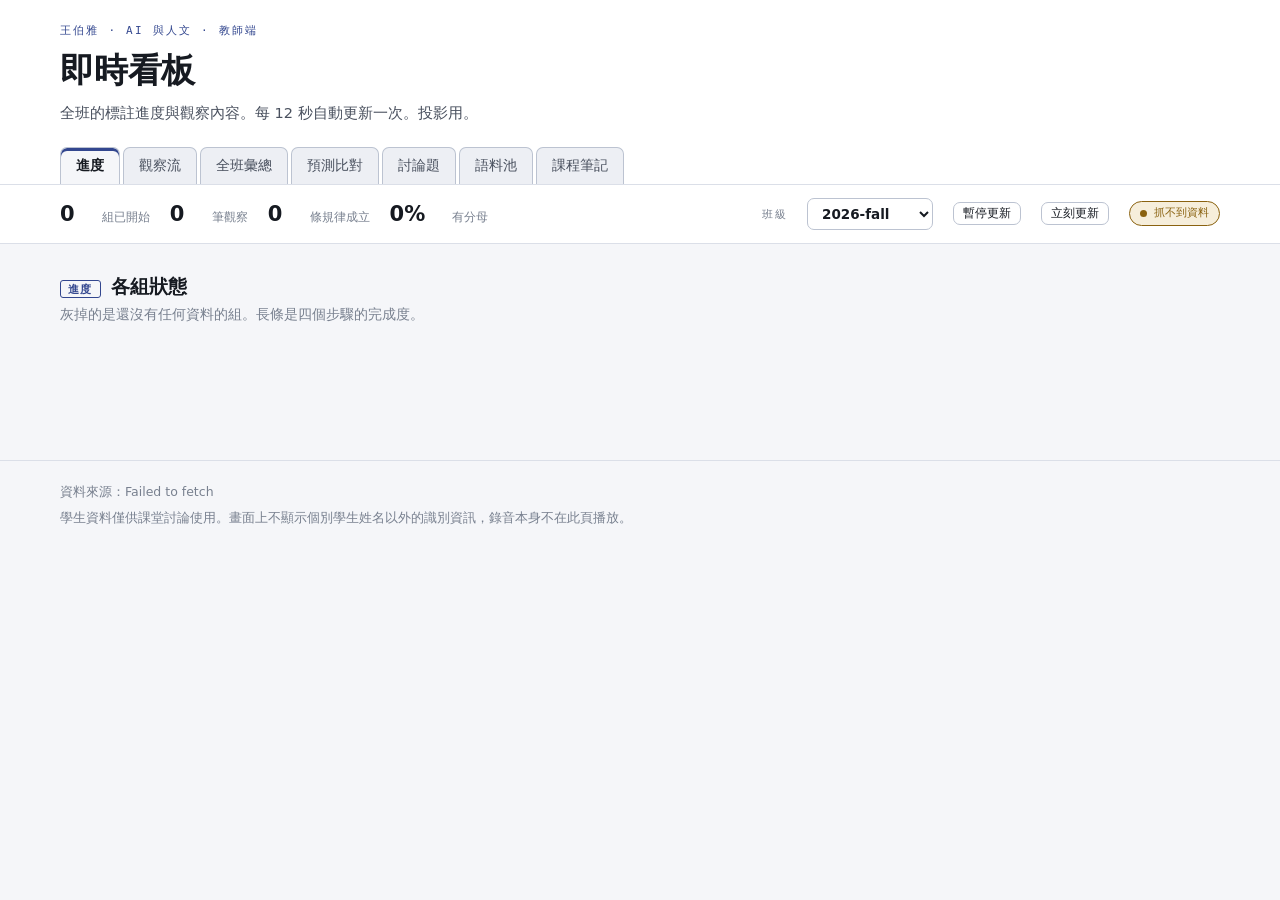
<file: v2/live.html>
<!doctype html>
<html lang="zh-Hant">
<head>
<meta charset="utf-8">
<meta name="viewport" content="width=device-width,initial-scale=1,viewport-fit=cover">
<title>即時看板</title>
<link rel="stylesheet" href="assets/base.css">
<style>
  .big{font-size:15px}
  .flash{animation:fl 1.2s ease-out}
  @keyframes fl{0%{background:var(--indigo-soft)}100%{background:transparent}}
  .feed{display:flex;flex-direction:column;gap:7px;max-height:440px;overflow:auto}
  .fitem{border:1px solid var(--rule);border-radius:var(--r);background:var(--surface);padding:8px 12px;font-size:12.5px}
  .fitem .fh{display:flex;gap:9px;align-items:baseline;flex-wrap:wrap;margin-bottom:2px}
  .fitem .fg{font-weight:700}
  .fitem .ft{font-family:var(--m);font-size:11px;color:var(--ink-3)}
</style>
</head>
<body>

<header class="mast"><div class="wrap">
  <div class="kicker">王伯雅 · AI 與人文 · 教師端</div>
  <h1 class="t">即時看板</h1>
  <p class="sub">全班的標註進度與觀察內容。每 <span id="poll-s">12</span> 秒自動更新一次。投影用。</p>
  <nav class="rail" role="tablist">
    <button role="tab" id="tab-p" aria-controls="p-p" aria-selected="true">進度</button>
    <button role="tab" id="tab-f" aria-controls="p-f" aria-selected="false">觀察流</button>
    <button role="tab" id="tab-a" aria-controls="p-a" aria-selected="false">全班彙總</button>
    <button role="tab" id="tab-c" aria-controls="p-c" aria-selected="false">預測比對</button>
    <button role="tab" id="tab-d" aria-controls="p-d" aria-selected="false">討論題</button>
    <button role="tab" id="tab-s" aria-controls="p-s" aria-selected="false">語料池</button>
    <button role="tab" id="tab-n" aria-controls="p-n" aria-selected="false">課程筆記</button>
  </nav>
</div></header>

<div class="gbar"><div class="wrap">
  <span class="statline"><b id="s-groups">0</b>&nbsp;組已開始</span>
  <span class="statline"><b id="s-recs">0</b>&nbsp;筆觀察</span>
  <span class="statline"><b id="s-rules">0</b>&nbsp;條規律成立</span>
  <span class="statline"><b id="s-denom">0%</b>&nbsp;有分母</span>
  <span style="flex:1"></span>
  <label class="fld" for="sel-class" style="margin:0">班級</label>
  <select id="sel-class"></select>
  <button class="act tiny" id="btn-pause">暫停更新</button>
  <button class="act tiny" id="btn-now">立刻更新</button>
  <span class="conn" id="conn"><i></i><span id="conn-t">載入中</span></span>
</div></div>

<main class="wrap">

<section role="tabpanel" id="p-p" aria-labelledby="tab-p" class="on">
  <div class="block"><h2><span class="tag">進度</span>各組狀態</h2>
    <p>灰掉的是還沒有任何資料的組。長條是四個步驟的完成度。</p>
    <div class="livegrid" id="groups"></div></div>
</section>

<section role="tabpanel" id="p-f" aria-labelledby="tab-f">
  <div class="block"><h2><span class="tag">流</span>最新觀察</h2>
    <p>最新的在最上面。可以直接點名討論。</p>
    <div class="feed" id="feed"></div></div>
</section>

<section role="tabpanel" id="p-a" aria-labelledby="tab-a">
  <div class="block"><h2><span class="tag">彙總</span>全班標了什麼</h2>
    <p>依現象標籤統計。括號裡是「幾組標到」。</p>
    <div class="tscroll"><table><thead><tr><th>現象</th><th>面向</th><th class="mono">次數</th>
      <th class="mono">組數</th><th class="mono">說話人</th><th>A／B／C</th></tr></thead>
      <tbody id="agg-rows"></tbody></table></div></div>
  <div class="block"><h2><span class="tag">母語</span>依母語分</h2>
    <div class="livegrid" id="byl1"></div></div>
</section>

<section role="tabpanel" id="p-c" aria-labelledby="tab-c">
  <div class="block"><h2><span class="tag">比對</span>預測 vs 全班觀察</h2>
    <p>灰條是糾音工作台的預測強度（序位），藍條是全班實際標到的。橘條是文獻基準線。</p>
    <div class="formgrid g2" style="margin-bottom:16px">
      <div><label class="fld" for="cmp-l1">母語</label><select class="inp" id="cmp-l1"></select></div>
    </div>
    <div class="panel"><div class="panel-bd" id="cmp-out"><p class="muted">等資料進來…</p></div></div>
    <div class="note" style="margin-top:14px" id="cmp-agree"></div></div>
</section>

<section role="tabpanel" id="p-d" aria-labelledby="tab-d">
  <div class="block"><h2><span class="tag">討論</span>現在可以問全班的問題</h2>
    <p>這些題目會隨著資料進來而改變——有資料才會出現。</p>
    <div class="steps" id="questions"></div></div>
</section>


<section role="tabpanel" id="p-s" aria-labelledby="tab-s">
  <div class="block"><h2><span class="tag">發現</span>語料池裡藏著一個跨組信度研究</h2>
    <p>多組共用同一位說話人。同一份錄音、不同組別標出來的東西一不一樣，本身就是一個題目。
      「討論題」分頁會自動算出他們的一致率。</p>
    <div class="tscroll"><table><thead><tr><th>說話人</th><th class="mono">時長</th><th>哪幾組拿到</th></tr></thead>
      <tbody id="shared-rows"></tbody></table></div></div>

  <div class="block"><h2><span class="tag">全貌</span>全部組別與語料</h2>
    <div class="tscroll"><table><thead><tr><th>組別</th><th>母語</th><th class="mono">S1</th><th class="mono">S2</th><th class="mono">S3</th></tr></thead>
      <tbody id="all-groups"></tbody></table></div></div>
</section>

<section role="tabpanel" id="p-n" aria-labelledby="tab-n">
  <div class="block"><h2><span class="tag">建議</span>對課程邏輯的建議</h2>
    <div class="steps" id="advice"></div></div>
  <div class="block"><h2><span class="tag">評分</span>建議的評分規準</h2>
    <p>這是建議，不是給學生看的正式規準。要給學生看的話，自己另外整理。</p>
    <div class="tscroll"><table><thead><tr><th>項目</th><th class="mono">配分</th><th>說明</th></tr></thead>
      <tbody id="rubric"></tbody></table></div></div>
</section>

</main>

<footer><div class="wrap">
  <p>資料來源：<span id="src-note">—</span></p>
  <p>學生資料僅供課堂討論使用。畫面上不顯示個別學生姓名以外的識別資訊，錄音本身不在此頁播放。</p>
</div></footer>

<script src="config.js"></script>
<script src="assets/md.js"></script>
<script src="assets/data.js"></script>
<script src="assets/store.js"></script>
<script src="assets/compare.js"></script>
<script src="assets/viz.js"></script>
<script>
(function(){
"use strict";
var $=function(s,r){return (r||document).querySelector(s);},
    $$=function(s,r){return Array.prototype.slice.call((r||document).querySelectorAll(s));};
var esc=MD.esc;
var CFG=window.HPL_CONFIG||{};
var D=null, timer=null, paused=false, lastFlat=[], seen={};

$$("nav.rail button").forEach(function(b){b.addEventListener("click",function(){
  $$("nav.rail button").forEach(function(o){o.setAttribute("aria-selected",String(o===b));});
  $$("section[role=tabpanel]").forEach(function(p){p.classList.toggle("on",p.id===b.getAttribute("aria-controls"));});
});});

function pct(a,b){return b?Math.round(a/b*100):0;}
/* ═══ 教師參考（原本在學生頁的「教師版」，搬過來）═══ */
function renderTeacherRef(){
  var sm=D.speakerMap;
  $("#shared-rows").innerHTML=Object.keys(sm).filter(function(k){return sm[k].gs.length>1;})
    .sort(function(a,b){return sm[b].gs.length-sm[a].gs.length;})
    .map(function(k){
      return "<tr><td class=\"mono\">"+esc(k)+"</td><td class=\"mono\">"+
        Math.floor(sm[k].dur/60)+":"+String(sm[k].dur%60).padStart(2,"0")+
        "</td><td>"+esc(sm[k].gs.join("、"))+"</td></tr>";}).join("")
    ||'<tr><td colspan="3" class="muted">沒有跨組共用的說話人</td></tr>';

  $("#all-groups").innerHTML=D.groups.map(function(g){
    return "<tr><td>"+esc(g.n)+"</td><td>"+esc(g.l1)+"</td>"+
      g.f.map(function(f){return '<td class="mono">'+esc(f[2])+"</td>";}).join("")+"</tr>";}).join("");

  $("#advice").innerHTML=(D.advice||[]).map(function(a,i){
    return '<div class="stepc"><div class="no">'+(i+1)+'</div><div><h4>'+esc(a["建議"])+
      "</h4><p>"+esc(a["說明"])+"</p></div></div>";}).join("");

  $("#rubric").innerHTML=(D.rubricIndex||[]).map(function(r){
    return "<tr><td><strong>"+esc(r["項目"])+"</strong></td><td class=\"mono\">"+esc(r["配分"])+
      "</td><td>"+esc(r["說明"])+"</td></tr>";}).join("");
}

function tick(){
  if(paused)return;
  HPLStore.classSummary().then(function(cd){
    render(cd);
    $("#conn").className="conn on"; $("#conn-t").textContent="已更新 "+new Date().toLocaleTimeString("zh-TW");
    $("#src-note").textContent=cd.local
      ? "離線模式——只讀得到這台電腦存過的組別。要看到全班，請在 config.js 填入 backendUrl，並照 backend/SETUP.md 部署。"
      : "Google 試算表（班級代號 "+(CFG.classId||"default")+"）";
  }).catch(function(e){
    $("#conn").className="conn off"; $("#conn-t").textContent="抓不到資料";
    $("#src-note").textContent=String(e.message||e);
  });
}

function render(cd){
  var flat=HPLCompare.flatten(cd,D);
  lastFlat=flat;
  var byGroup={};
  (cd.groups||[]).forEach(function(g){
    var meta=D.groups.filter(function(x){return x.id===g.groupId||x.n===g.groupId;})[0];
    byGroup[meta?meta.n:g.groupId]={
      name:meta?meta.n:g.groupId, l1:meta?meta.l1:"",
      recs:(g.data&&g.data.records)||[], ai:(g.data&&g.data.ai)||[],
      src:(g.data&&g.data.src)||[], meta:g.meta||{}
    };
  });

  /* 進度卡 */
  var th=CFG.ruleThreshold||{speakers:2,total:3};
  var totalRules=0, withDenom=0;
  var cards=D.groups.map(function(g){
    var G=byGroup[g.n]||{recs:[],ai:[],src:[],meta:{}};
    var rules=countRules(G.recs,th);
    totalRules+=rules;
    withDenom+=G.recs.filter(function(r){return r.denom;}).length;
    var cold=!G.recs.length&&!G.ai.length&&!G.src.length;
    var bars=[["觀察",G.recs.length,6],["AI",G.ai.length,3],["查證",G.src.length,2],
      ["目標",G.meta.tRule?1:0,1]];
    return '<div class="gcard'+(cold?" cold":"")+'"><h4>'+esc(g.n)+"<span>"+esc(g.l1)+"</span></h4>"+
      '<div class="muted mini">'+(rules?(rules+" 條規律成立"):"尚無成立的規律")+"</div>"+
      '<div class="bars">'+bars.map(function(b){
        return '<div class="gbarrow"><span class="k">'+b[0]+'</span><span class="t"><i style="width:'+
          Math.min(100,pct(b[1],b[2]))+'%"></i></span><span class="v">'+b[1]+"/"+b[2]+"</span></div>";}).join("")+
      "</div></div>";
  }).join("");
  $("#groups").innerHTML=cards;

  var started=Object.keys(byGroup).filter(function(k){return byGroup[k].recs.length;}).length;
  $("#s-groups").textContent=started;
  $("#s-recs").textContent=flat.length;
  $("#s-rules").textContent=totalRules;
  $("#s-denom").textContent=pct(withDenom,flat.length)+"%";

  /* 觀察流 */
  var sorted=flat.slice().sort(function(a,b){return String(b.at).localeCompare(String(a.at));}).slice(0,60);
  $("#feed").innerHTML=sorted.map(function(r){
    var isNew=!seen[r.id]; seen[r.id]=true;
    return '<div class="fitem'+(isNew?" flash":"")+'"><div class="fh">'+
      '<span class="fg">'+esc(r.group||"")+"</span>"+
      '<span class="chip n">'+esc(r.l1||"")+"</span>"+
      '<span class="ft">'+esc(r.spk||"")+" "+esc(r.tc||"")+"</span>"+
      '<span class="chip '+(r.tri==="?"?"n":esc(r.tri||"n"))+'">'+esc(r.tri||"?")+"</span>"+
      "</div><div>"+esc(r.lv||"")+" · <strong>"+esc(r.tag||"")+"</strong>　"+esc(r.word||"")+
      (r.denom?'　<span class="ft">分母 '+esc(r.denom)+"</span>":"")+"</div>"+
      (r.desc?'<div class="muted mini">'+esc(r.desc)+"</div>":"")+"</div>";
  }).join("")||'<p class="muted">還沒有觀察進來。</p>';

  /* 彙總 */
  var byTag={};
  flat.forEach(function(r){
    if(!r.tag)return;
    var b=byTag[r.tag]||(byTag[r.tag]={lv:r.lv,n:0,g:{},s:{},tri:{}});
    b.n++; if(r.group)b.g[r.group]=1; if(r.spkId)b.s[r.spkId]=1;
    if(r.tri)b.tri[r.tri]=(b.tri[r.tri]||0)+1;
  });
  $("#agg-rows").innerHTML=Object.keys(byTag).sort(function(a,b){return byTag[b].n-byTag[a].n;})
    .map(function(k){
      var b=byTag[k];
      return "<tr><td><strong>"+esc(k)+"</strong></td><td>"+esc(b.lv)+'</td><td class="mono">'+b.n+
        '</td><td class="mono">'+Object.keys(b.g).length+'</td><td class="mono">'+Object.keys(b.s).length+
        "</td><td>"+["A","B","C"].map(function(t){
          return b.tri[t]?'<span class="chip '+t+'">'+t+" "+b.tri[t]+"</span> ":"";}).join("")+"</td></tr>";
    }).join("")||'<tr><td colspan="6" class="muted">還沒有資料。</td></tr>';

  /* 依母語 */
  var agg=HPLCompare.aggregate(flat,D);
  $("#byl1").innerHTML=D.l1s.map(function(l1){
    var A=agg[l1];
    if(!A)return '<div class="gcard cold"><h4>'+esc(l1)+"<span>0 筆</span></h4></div>";
    var keys=Object.keys(A.keys).sort(function(a,b){return A.keys[b].hits-A.keys[a].hits;}).slice(0,6);
    var max=keys.length?A.keys[keys[0]].hits:1;
    return '<div class="gcard"><h4>'+esc(l1)+"<span>"+A.records+" 筆 · "+A.speakerCount+" 位說話人</span></h4>"+
      '<div class="bars">'+keys.map(function(k){
        return '<div class="gbarrow"><span class="k">'+esc((D.keyName[k]||k).slice(0,6))+
          '</span><span class="t"><i style="width:'+pct(A.keys[k].hits,max)+'%"></i></span>'+
          '<span class="v">'+A.keys[k].hits+"</span></div>";}).join("")+"</div></div>";
  }).join("");

  /* 比對 */
  var l1=$("#cmp-l1").value||D.l1s[0];
  var res=HPLCompare.compare(D,agg,l1);
  $("#cmp-out").innerHTML=res.rows.length?HPLViz.compareBars(res)
    :'<p class="muted">'+esc(l1)+" 還沒有可比對的資料。</p>";
  var a=res.agreement;
  $("#cmp-agree").innerHTML="<strong>"+esc(l1)+" 的排序一致度：</strong>"+
    (a.rho==null?("尚未計算——"+esc(a.why)+"。"):("Spearman ρ = "+a.rho.toFixed(2)+"（n = "+a.n+"）"))+
    "　<span class=\"muted\">只說明排序像不像，不說明預測對不對。</span>";

  /* 討論題 */
  renderQuestions(flat,byGroup,agg);
}

function countRules(recs,th){
  var by={};
  (recs||[]).forEach(function(r){
    var k=r.lv+"｜"+r.tag;
    var b=by[k]||(by[k]={s:{},n:0}); b.s[r.spk]=1; b.n++;
  });
  return Object.keys(by).filter(function(k){
    return Object.keys(by[k].s).length>=th.speakers&&by[k].n>=th.total;}).length;
}

function renderQuestions(flat,byGroup,agg){
  var qs=[];

  /* 跨組信度：共用說話人的組別標得一不一樣 */
  var shared={};
  Object.keys(D.speakerMap).forEach(function(spk){
    var gs=D.speakerMap[spk].gs;
    if(gs.length<2)return;
    var tagsBy={};
    gs.forEach(function(gn){
      var G=byGroup[gn]; if(!G)return;
      tagsBy[gn]={};
      G.recs.filter(function(r){return r.spkId===spk;}).forEach(function(r){tagsBy[gn][r.tag]=1;});
    });
    var names=Object.keys(tagsBy).filter(function(n){return Object.keys(tagsBy[n]).length;});
    if(names.length>=2){
      var all={}, common={};
      names.forEach(function(n){Object.keys(tagsBy[n]).forEach(function(t){all[t]=(all[t]||0)+1;});});
      Object.keys(all).forEach(function(t){if(all[t]===names.length)common[t]=1;});
      shared[spk]={names:names,total:Object.keys(all).length,common:Object.keys(common).length};
    }
  });
  Object.keys(shared).forEach(function(spk){
    var s=shared[spk];
    qs.push(["跨組信度：說話人 "+spk,
      s.names.join("、")+" 拿到同一份錄音，一共標出 "+s.total+" 種現象，其中只有 "+s.common+
      " 種是大家都標到的。一致率 "+pct(s.common,s.total)+"%。"+
      "問全班：不一致的那些，是誰聽錯了，還是兩邊在講同一件事但用了不同標籤？"]);
  });

  /* 分母 */
  var wd=flat.filter(function(r){return r.denom;}).length;
  if(flat.length&&pct(wd,flat.length)<50){
    qs.push(["分母只有 "+pct(wd,flat.length)+"%",
      "超過一半的觀察沒有記錄分母。問全班：沒有分母的情況下，你要怎麼說服讀者這是「規律」而不是「我們剛好注意到」？"]);
  }

  /* A/B/C 判準 */
  var tri={A:0,B:0,C:0,"?":0};
  flat.forEach(function(r){tri[r.tri||"?"]=(tri[r.tri||"?"]||0)+1;});
  if(tri["?"]>flat.length*0.4&&flat.length>10){
    qs.push(["待判定還有 "+tri["?"]+" 筆",
      "四成以上的觀察還沒分類。問全班：判不出 A／B／C 的那些，是因為證據不夠，還是因為判準本身講不清楚？"]);
  }
  if(tri.C===0&&flat.length>15){
    qs.push(["沒有人標出 C 類",
      "全班沒有任何一筆被判為「僅口音特徵」。這不太可能。問全班：你們是真的沒聽到，還是把所有聽起來不一樣的地方都當成問題了？"]);
  }

  /* 預測落空／之外 */
  D.l1s.forEach(function(l1){
    if(!agg[l1])return;
    var res=HPLCompare.compare(D,agg,l1);
    var miss=res.rows.filter(function(r){return r.verdict==="miss";});
    var extra=res.rows.filter(function(r){return r.verdict==="extra";});
    if(extra.length){
      qs.push([l1+"：預測之外有 "+extra.length+" 項",
        extra.map(function(r){return r.name;}).join("、")+
        "——工作台沒預測到，學生卻標到了。問全班：這是母語負遷移之外的什麼？教材誘發的嗎？"]);
    }
    if(miss.length>=2){
      qs.push([l1+"：預測落空有 "+miss.length+" 項",
        miss.map(function(r){return r.name;}).join("、")+
        "——工作台預測會出現，語料裡卻沒有。問全班：是真的沒出現，還是這些音在你們的語料裡根本沒有出現的機會？"]);
    }
  });

  $("#questions").innerHTML=qs.length?qs.map(function(q,i){
    return '<div class="stepc"><div class="no">'+(i+1)+'</div><div><h4>'+esc(q[0])+
      "</h4><p>"+esc(q[1])+"</p></div></div>";}).join("")
    :'<p class="muted">等資料多一點再回來。討論題會隨著學生的標註自動出現。</p>';
}

$("#btn-pause").addEventListener("click",function(){
  paused=!paused;
  $("#btn-pause").textContent=paused?"恢復更新":"暫停更新";
});
$("#btn-now").addEventListener("click",function(){var p=paused;paused=false;tick();paused=p;});
$("#cmp-l1").addEventListener("change",function(){var p=paused;paused=false;tick();paused=p;});

/* 啟動 */
HPLData.load().then(function(data){
  D=data;
  $("#cmp-l1").innerHTML=D.l1s.map(function(x){return "<option>"+esc(x)+"</option>";}).join("");
  $("#poll-s").textContent=Math.round((CFG.pollMs||12000)/1000);
  renderTeacherRef();
  var classes=CFG.classes&&CFG.classes.length?CFG.classes:[CFG.classId||"default"];
  $("#sel-class").innerHTML=classes.map(function(c){
    return '<option value="'+esc(c)+'"'+(c===CFG.classId?" selected":"")+">"+esc(c)+"</option>";}).join("");
  $("#sel-class").addEventListener("change",function(){
    /* 換班要整頁重載——storeId 是在啟動時就決定的 */
    location.search="?class="+encodeURIComponent($("#sel-class").value);
  });
  return HPLStore.init();
}).then(function(){
  tick();
  timer=setInterval(tick,Math.max(5000,CFG.pollMs||12000));
}).catch(function(e){
  document.body.insertAdjacentHTML("afterbegin",
    '<div class="wrap" style="padding-block:40px"><div class="note stop"><strong>載不進教材內容。</strong><br>'+
    esc(e.message||e)+"<br><br>請用靜態伺服器開啟，或發布到 GitHub Pages。</div></div>");
});
})();
</script>
</body>
</html>
</file>
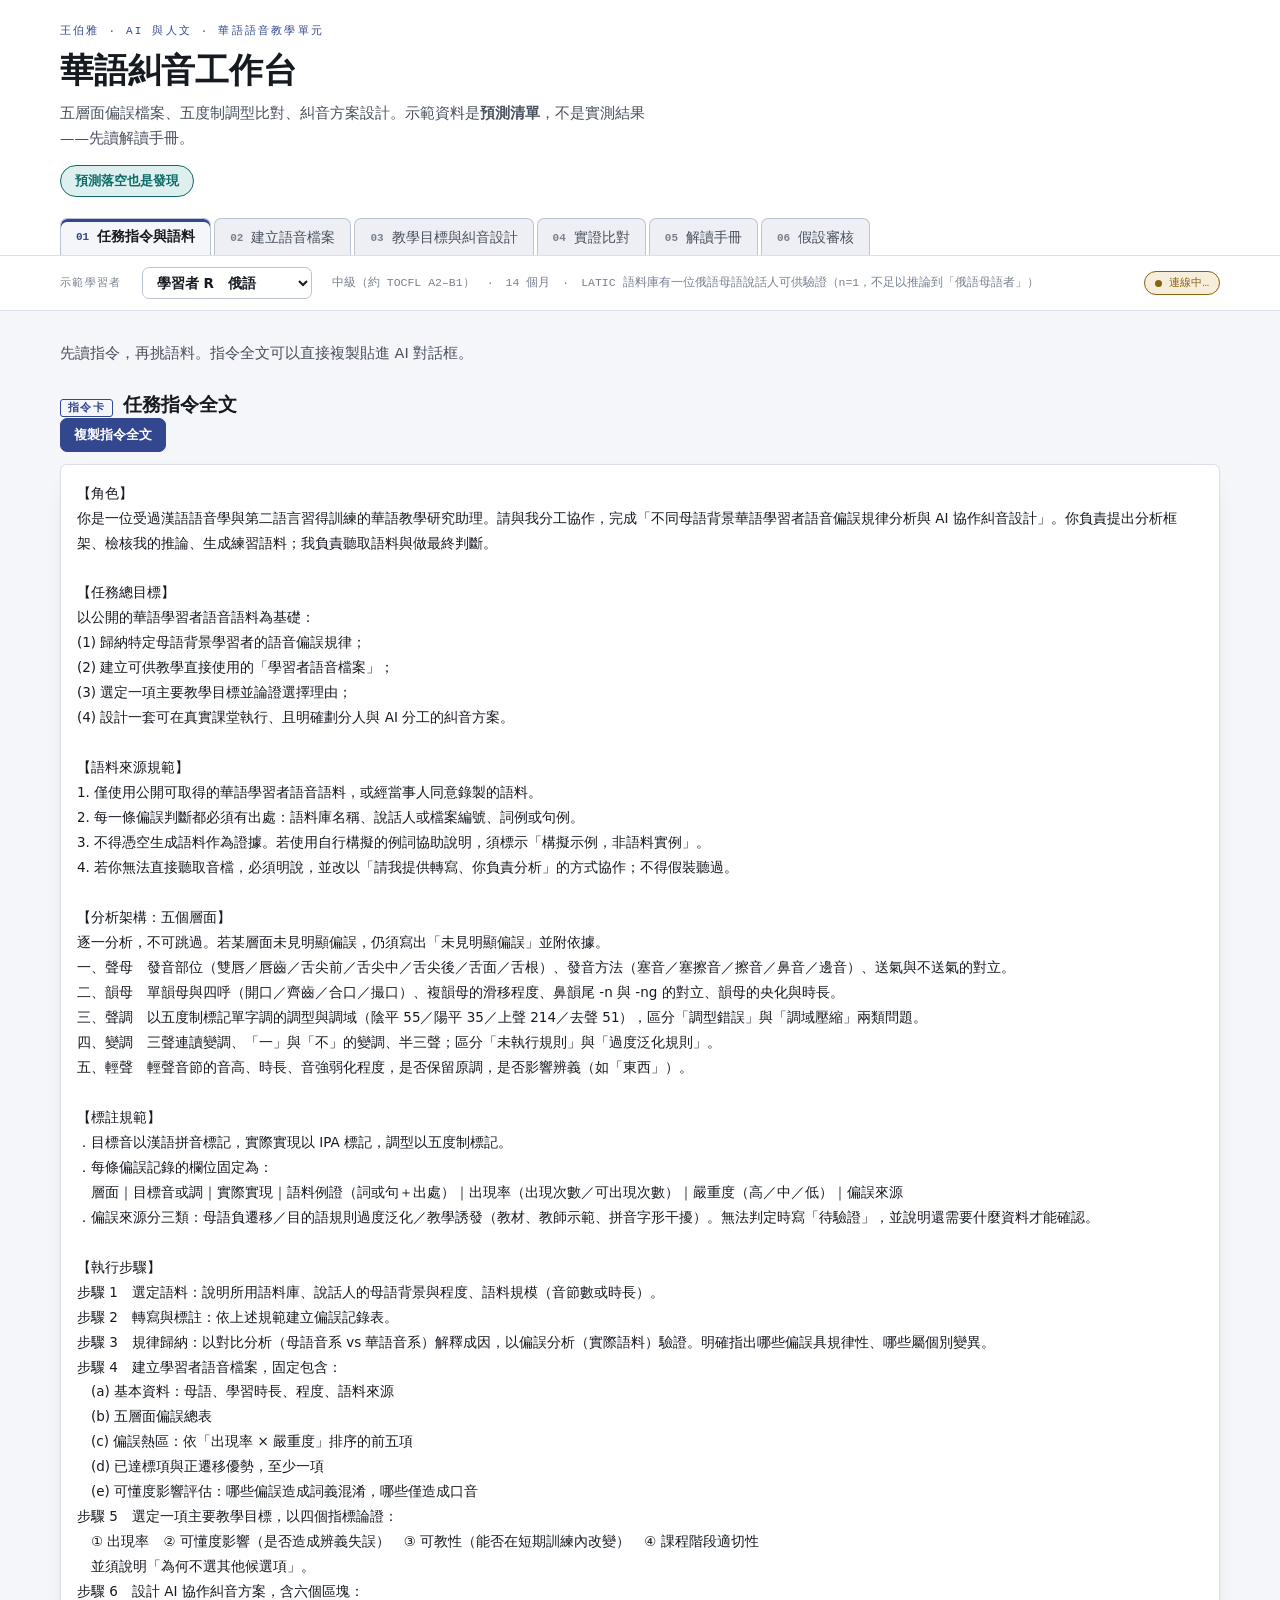
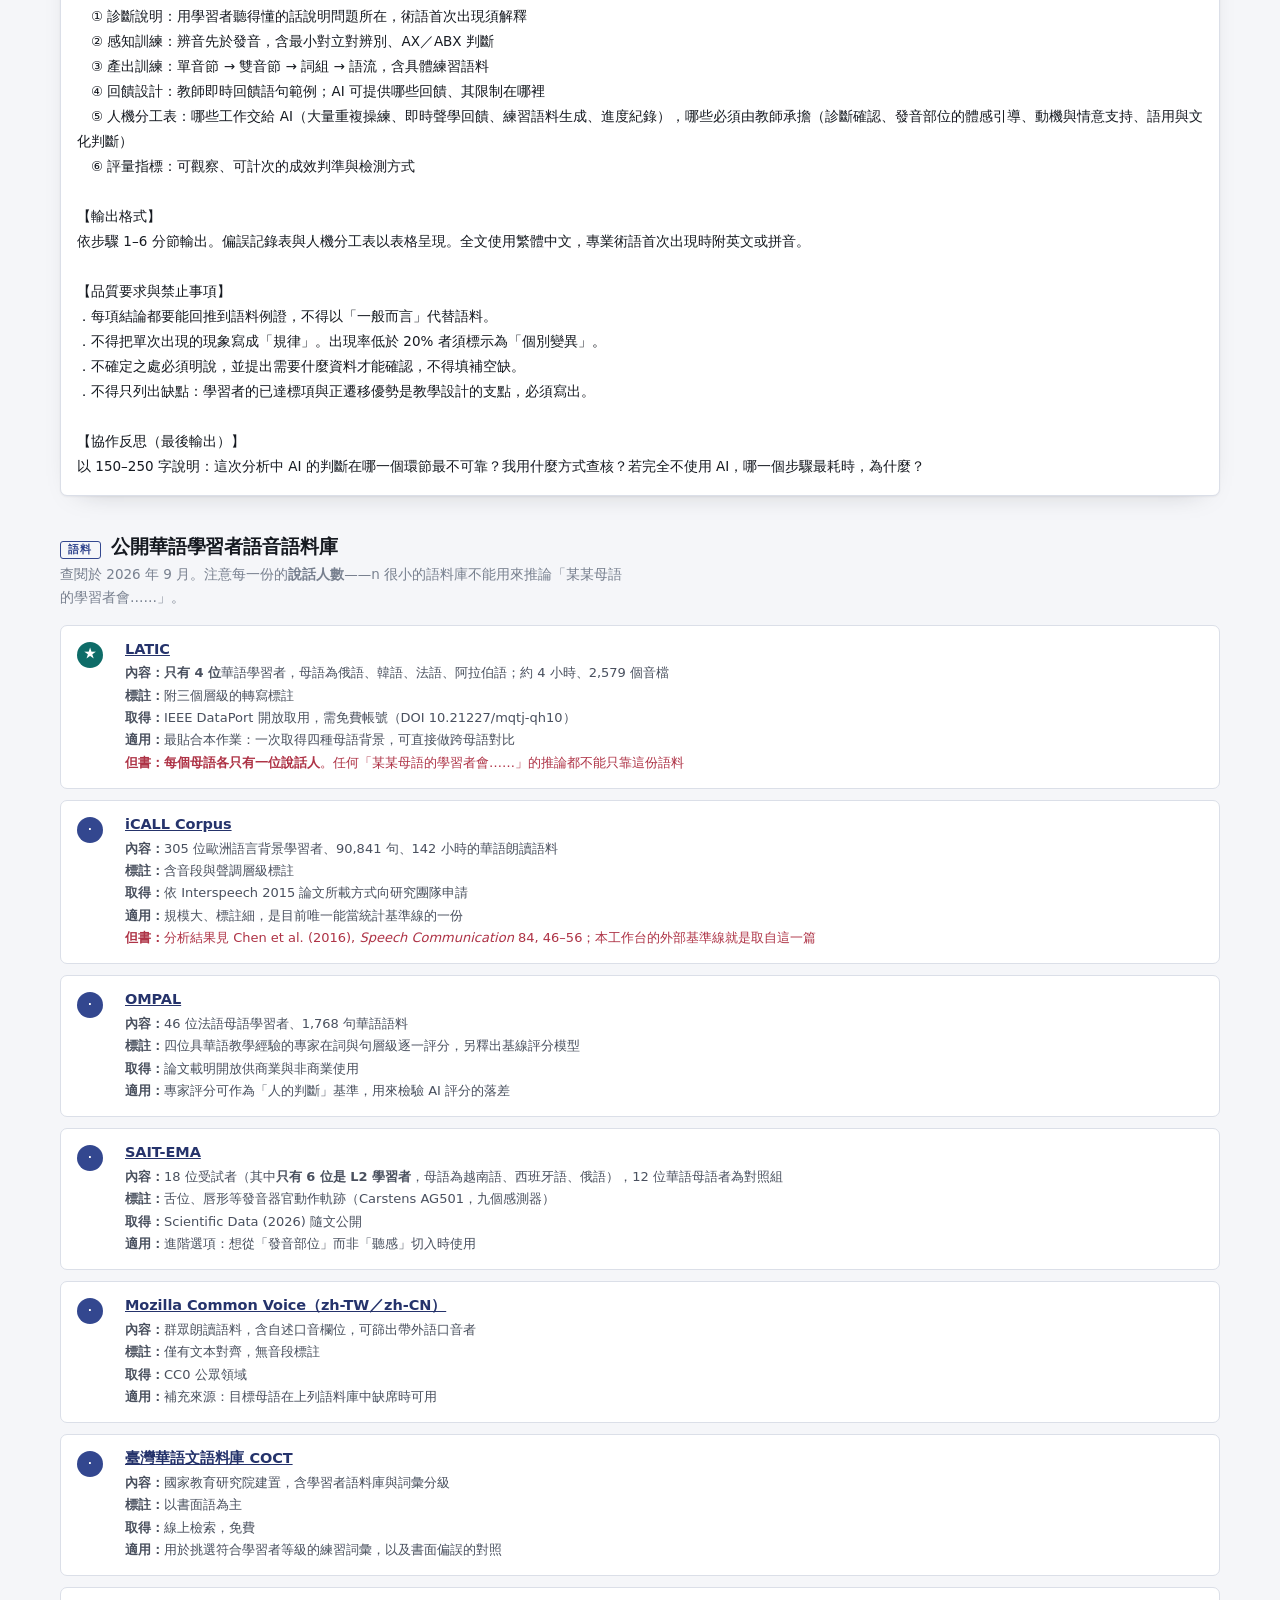
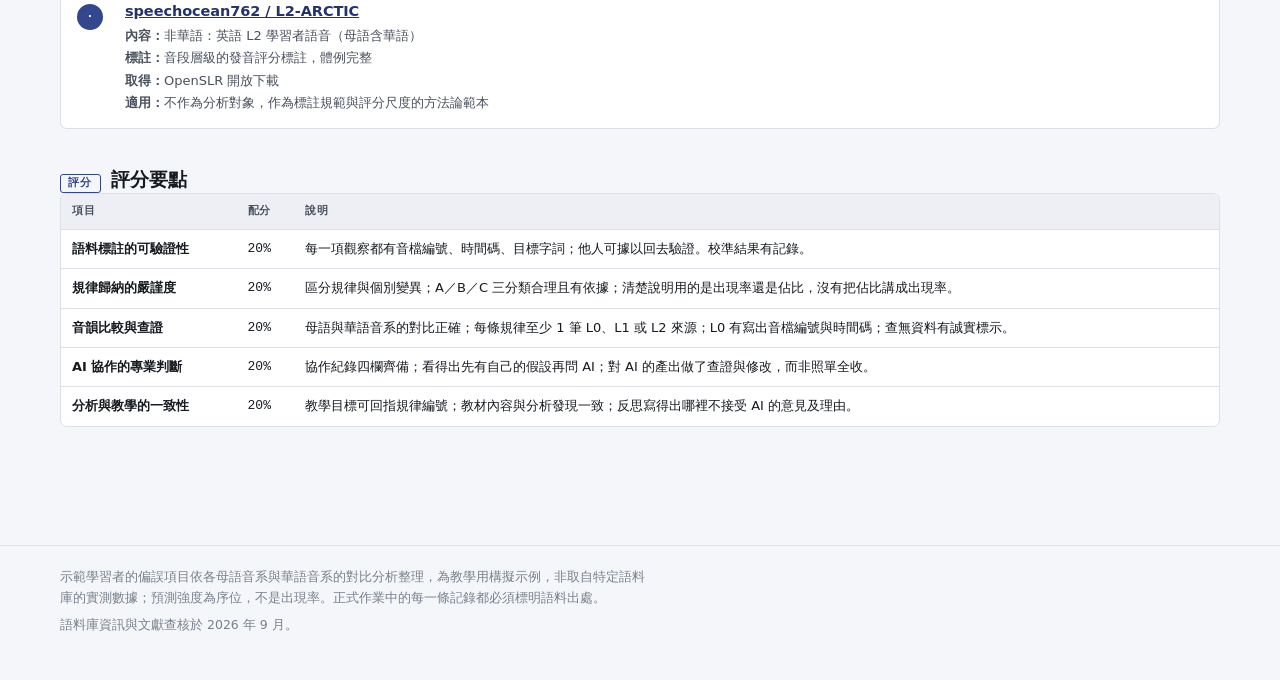
<file: v2/workbench.html>
<!doctype html>
<html lang="zh-Hant">
<head>
<meta charset="utf-8">
<meta name="viewport" content="width=device-width,initial-scale=1,viewport-fit=cover">
<title>華語糾音工作台</title>
<link rel="stylesheet" href="assets/base.css">
</head>
<body>

<header class="mast"><div class="wrap">
  <div class="kicker">王伯雅 · AI 與人文 · 華語語音教學單元</div>
  <h1 class="t">華語糾音工作台</h1>
  <p class="sub">五層面偏誤檔案、五度制調型比對、糾音方案設計。示範資料是<strong>預測清單</strong>，不是實測結果——先讀解讀手冊。</p>
  <div class="principle">預測落空也是發現</div>
  <nav class="rail" role="tablist">
    <button role="tab" id="tab-brief" aria-controls="p-brief" aria-selected="true"><span class="n">01</span>任務指令與語料</button>
    <button role="tab" id="tab-bench" aria-controls="p-bench" aria-selected="false"><span class="n">02</span>建立語音檔案</button>
    <button role="tab" id="tab-plan" aria-controls="p-plan" aria-selected="false"><span class="n">03</span>教學目標與糾音設計</button>
    <button role="tab" id="tab-cmp" aria-controls="p-cmp" aria-selected="false"><span class="n">04</span>實證比對</button>
    <button role="tab" id="tab-manual" aria-controls="p-manual" aria-selected="false"><span class="n">05</span>解讀手冊</button>
    <button role="tab" id="tab-ev" aria-controls="p-ev" aria-selected="false"><span class="n">06</span>假設審核</button>
  </nav>
</div></header>

<div class="gbar"><div class="wrap">
  <label class="fld" for="sel-learner" style="margin:0">示範學習者</label>
  <select id="sel-learner"></select>
  <span class="gnote" id="l-meta"></span>
  <span style="flex:1"></span>
  <span class="conn" id="conn"><i></i><span id="conn-t">載入中</span></span>
</div></div>

<main class="wrap">

<!-- ═══ 01 ═══ -->
<section role="tabpanel" id="p-brief" aria-labelledby="tab-brief" class="on">
  <p class="lede">先讀指令，再挑語料。指令全文可以直接複製貼進 AI 對話框。</p>
  <div class="block"><h2><span class="tag">指令卡</span>任務指令全文</h2>
    <div class="rowbtns" style="margin-bottom:12px"><button class="act primary" id="btn-copy-prompt">複製指令全文</button></div>
    <div class="panel"><div class="panel-bd"><pre class="plan" id="prompt-box" style="margin:0;font-family:var(--f)"></pre></div></div></div>
  <div class="block"><h2><span class="tag">語料</span>公開華語學習者語音語料庫</h2>
    <p>查閱於 2026 年 9 月。注意每一份的<strong>說話人數</strong>——n 很小的語料庫不能用來推論「某某母語的學習者會……」。</p>
    <div id="corpora"></div></div>
  <div class="block"><h2><span class="tag">評分</span>評分要點</h2>
    <div class="tscroll"><table><thead><tr><th>項目</th><th class="mono">配分</th><th>說明</th></tr></thead>
      <tbody id="rubric"></tbody></table></div></div>
</section>

<!-- ═══ 02 ═══ -->
<section role="tabpanel" id="p-bench" aria-labelledby="tab-bench">
  <div class="note warn" style="margin-bottom:22px">
    <strong>這一頁的數字是預測，不是實測。</strong>「預測強度」只有強／中／弱／優勢四級，是排優先序用的<strong>序位</strong>，
    不是出現率。要看到真正的百分比，請到第 04 頁用學生的語料算出來。詳見第 05、06 頁。</div>

  <div class="block"><h2><span class="tag">熱區</span>五層面偏誤分布</h2>
    <p>長度＝該層面列出的項目強度加總；顏色＝最高嚴重度。<strong>教學優先序看顏色，不看長度。</strong></p>
    <div class="panel"><div class="panel-bd" id="heat"></div></div></div>

  <div class="block"><h2><span class="tag">調型</span>單字調五度制比對</h2>
    <p>虛線是目標調型，實線是預測的實現。形狀不同＝範疇問題；形狀相同但幅度小＝音域問題。兩者教法完全不同。</p>
    <div id="tones"></div></div>

  <div class="block"><h2><span class="tag">記錄</span>偏誤記錄表</h2>
    <p>證據欄：甲＝有該母語×華語的直接實證；乙＝有實證但對象不同或只支持一半；丙＝只有音系推論；丁＝與現有實證不符。</p>
    <div class="tscroll"><table>
      <thead><tr><th>面向</th><th>目標</th><th>預期實現</th><th>例子</th><th class="mono">預測強度</th>
        <th class="mono">嚴重度</th><th>偏誤來源</th><th class="mono">證據</th></tr></thead>
      <tbody id="err-rows"></tbody></table></div></div>

  <div class="block"><h2><span class="tag">摘要</span>語音檔案摘要</h2>
    <div class="panel"><div class="panel-bd" id="summary"></div></div></div>

  <div class="block"><h2><span class="tag">出處</span>完整書目與查核記錄</h2>
    <p>上表「證據」欄的甲／乙／丙／丁，依據就是這一份。
      每一筆都標明<strong>它支持什麼</strong>與<strong>查核狀態</strong>——
      有 DOI 的都用 Crossref 逐筆比對過作者、年份、卷期、頁碼。
      <span class="muted">學生頁只會看到書目與連結，這兩欄留在這裡。</span></p>
    <div class="prose" id="refs-full"></div>
  </div>
</section>

<!-- ═══ 03 ═══ -->
<section role="tabpanel" id="p-plan" aria-labelledby="tab-plan">
  <p class="lede">選一項主要教學目標，論證為什麼選它、為什麼不選其他，然後產生六區塊糾音方案。</p>
  <div class="block"><h2><span class="tag">選定</span>主要教學目標</h2>
    <div class="panel"><div class="panel-bd">
      <div class="formgrid g3">
        <div><label class="fld" for="w-target">偏誤項</label><select class="inp" id="w-target"></select></div>
        <div><label class="fld" for="w-level">程度</label><select class="inp" id="w-level">
          <option>初級</option><option selected>中級</option><option>中高級</option></select></div>
        <div><label class="fld" for="w-time">教學時間</label><select class="inp" id="w-time">
          <option>單次 20 分鐘</option><option selected>單次 50 分鐘</option><option>兩週分散練習</option></select></div>
      </div>
      <div style="margin-top:12px"><label class="fld" for="w-why">四個指標的論證，以及為何不選其他</label>
        <textarea id="w-why" rows="3" placeholder="① 出現情形 ② 是否造成辨義失誤 ③ 短期內能不能改變 ④ 這個程度該不該處理。並寫出「我們不選 X，因為……」"></textarea></div>
      <div id="target-ev" style="margin-top:12px"></div>
    </div></div></div>
  <div class="block"><h2><span class="tag">方案</span>六區塊糾音方案</h2>
    <div class="rowbtns" style="margin-bottom:12px">
      <button class="act primary" id="btn-build">產生方案</button>
      <button class="act" id="btn-copy-plan">複製</button></div>
    <div class="panel"><div class="panel-bd"><div class="plan" id="plan-out"></div></div></div></div>
</section>

<!-- ═══ 04 ═══ -->
<section role="tabpanel" id="p-cmp" aria-labelledby="tab-cmp">
  <p class="lede">把左邊那些<strong>預測</strong>，跟學生在聽問查教工作台標出來的<strong>觀察</strong>放在一起。
    這是整個單元唯一會出現真實百分比的地方。</p>

  <div class="block"><h2><span class="tag">範圍</span>要比對哪個母語</h2>
    <div class="panel"><div class="panel-bd">
      <div class="formgrid g2">
        <div><label class="fld" for="cmp-l1">母語</label><select class="inp" id="cmp-l1"></select></div>
        <div style="display:flex;align-items:end;gap:8px">
          <button class="act" id="btn-cmp">抓取學生資料並比對</button></div>
      </div>
      <p class="muted mini" id="cmp-meta"></p>
    </div></div></div>

  <div class="block"><h2><span class="tag">比對</span>預測 vs 觀察</h2>
    <div class="panel"><div class="panel-bd" id="cmp-out"><p class="muted">按上面的按鈕開始。</p></div></div>
    <div class="note" style="margin-top:14px" id="cmp-agree"></div></div>

  <div class="block"><h2><span class="tag">清單</span>落空與預測之外</h2>
    <p>這兩欄是報告裡最值得寫的部分。</p>
    <div class="formgrid g2" id="cmp-lists"></div></div>

  <div class="block"><h2><span class="tag">基準</span>文獻基準線</h2>
    <p>下面這些是真實研究報告出來的數字，可以拿來跟本班的觀察比。引用時請引原文獻，不要引本工作台。</p>
    <div class="tscroll"><table><thead><tr><th>現象</th><th class="mono">數值</th><th>母語範圍</th><th>出處</th></tr></thead>
      <tbody id="baseline-rows"></tbody></table></div></div>
</section>

<!-- ═══ 05 ═══ -->
<section role="tabpanel" id="p-manual" aria-labelledby="tab-manual">
  <div class="prose" id="manual"></div>
</section>

<!-- ═══ 06 ═══ -->
<section role="tabpanel" id="p-ev" aria-labelledby="tab-ev">
  <div class="prose" id="evidence"></div>
</section>

</main>

<footer><div class="wrap">
  <p>示範學習者的偏誤項目依各母語音系與華語音系的對比分析整理，為教學用構擬示例，非取自特定語料庫的實測數據；預測強度為序位，不是出現率。正式作業中的每一條記錄都必須標明語料出處。</p>
  <p>語料庫資訊與文獻查核於 2026 年 9 月。</p>
</div></footer>

<div class="toast" id="toast" hidden></div>

<script src="config.js"></script>
<script src="assets/md.js"></script>
<script src="assets/data.js"></script>
<script src="assets/store.js"></script>
<script src="assets/compare.js"></script>
<script src="assets/viz.js"></script>
<script>
(function(){
"use strict";
var $=function(s,r){return (r||document).querySelector(s);},
    $$=function(s,r){return Array.prototype.slice.call((r||document).querySelectorAll(s));};
var esc=MD.esc;
var D=null, lid=0, lastCompare=null;

var tT; function toast(m){var t=$("#toast");t.textContent=m;t.hidden=false;clearTimeout(tT);tT=setTimeout(function(){t.hidden=true;},2400);}
function copyText(txt,label){
  var ok=function(){toast((label||"內容")+"已複製");};
  var fb=function(){var ta=document.createElement("textarea");ta.value=txt;ta.style.position="fixed";ta.style.opacity="0";
    document.body.appendChild(ta);ta.select();try{document.execCommand("copy");ok();}catch(e){toast("請手動選取複製");}document.body.removeChild(ta);};
  if(navigator.clipboard&&navigator.clipboard.writeText)navigator.clipboard.writeText(txt).then(ok,fb);else fb();
}
var L=function(){return D.learners[lid];};

$$("nav.rail button").forEach(function(b){b.addEventListener("click",function(){
  $$("nav.rail button").forEach(function(o){o.setAttribute("aria-selected",String(o===b));});
  $$("section[role=tabpanel]").forEach(function(p){p.classList.toggle("on",p.id===b.getAttribute("aria-controls"));});
  window.scrollTo({top:0,behavior:"smooth"});
});});

/* ═══ 01 ═══ */
function renderBrief(){
  $("#prompt-box").textContent=D.promptText;
  $("#corpora").innerHTML='<div class="steps">'+D.corpora.map(function(c){
    return '<div class="stepc"><div class="no" style="background:'+(c.best?"var(--teal)":"var(--indigo)")+'">'+
      (c.best?"★":"·")+'</div><div><h4>'+(c.u?'<a href="'+esc(c.u)+'" target="_blank" rel="noopener">'+esc(c.n)+"</a>":esc(c.n))+"</h4>"+
      "<p><strong>內容：</strong>"+MD.inline(c.c)+"</p>"+
      "<p><strong>標註：</strong>"+MD.inline(c.a)+"</p>"+
      "<p><strong>取得：</strong>"+MD.inline(c.g)+"</p>"+
      "<p><strong>適用：</strong>"+MD.inline(c.f)+"</p>"+
      (c.caveat?'<p style="color:var(--crimson)"><strong>但書：</strong>'+MD.inline(c.caveat)+"</p>":"")+
      "</div></div>";}).join("")+"</div>";
  $("#rubric").innerHTML=D.rubricIndex.map(function(r){
    return "<tr><td><strong>"+esc(r["項目"])+"</strong></td><td class=\"mono\">"+esc(r["配分"])+
      "</td><td>"+esc(r["說明"])+"</td></tr>";}).join("");
}
$("#btn-copy-prompt").addEventListener("click",function(){copyText(D.promptText,"指令全文");});

/* ═══ 02 ═══ */
function renderLearner(){
  var l=L();
  $("#sel-learner").innerHTML=D.learners.map(function(x,i){
    return '<option value="'+i+'"'+(i===lid?" selected":"")+">"+esc(x.name)+"　"+esc(x.l1)+"</option>";}).join("");
  $("#l-meta").textContent=l.lvl+"　·　"+l.dur+"　·　"+l.src;

  $("#heat").innerHTML=HPLViz.heatBars(l,D.levels);
  $("#tones").innerHTML=HPLViz.toneGrid(l);
  $("#err-rows").innerHTML=l.e.map(function(e){
    return "<tr><td>"+esc(e.lv)+"</td><td>"+MD.inline(e.target)+"</td><td>"+MD.inline(e.realized)+
      "</td><td>"+MD.inline(e.example)+'</td><td class="mono">'+esc(e.strength)+
      '</td><td><span class="chip '+e.sevclass+'">'+esc(e.sev)+"</span></td><td>"+MD.inline(e.cause)+
      '</td><td class="mono"><span class="ev '+e.evclass+'">'+esc(e.ev)+"</span></td></tr>";}).join("");

  var top=l.e.slice().sort(function(a,b){return (b.sevw*10+b.w)-(a.sevw*10+a.w);}).slice(0,5);
  var strong=l.e.filter(function(e){return e.sev==="優勢";});
  var high=l.e.filter(function(e){return e.sev==="高";});
  var weak=l.e.filter(function(e){return e.ev==="丙"||e.ev==="丁";});
  $("#summary").innerHTML=
    "<h4>基本資料</h4><p>"+esc(l.l1)+" 母語　·　"+esc(l.lvl)+"　·　"+esc(l.dur)+"<br>"+
    '<span class="muted">可驗證來源：'+esc(l.src)+"</span></p>"+
    "<h4 style=\"margin-top:16px\">預測的優先序前五項</h4><ol>"+top.map(function(e){
      return "<li>"+MD.inline(e.target)+'　<span class="chip '+e.sevclass+'">'+esc(e.sev)+
        '</span> <span class="ev '+e.evclass+'">'+esc(e.ev)+"</span></li>";}).join("")+"</ol>"+
    "<h4 style=\"margin-top:16px\">優勢項（教學的支點）</h4>"+
    (strong.length?"<ul>"+strong.map(function(e){return "<li>"+MD.inline(e.target)+"——"+MD.inline(e.cause)+"</li>";}).join("")+"</ul>"
      :'<p class="muted">這份預測沒有列出優勢項。真實語料裡幾乎一定有，請自己找出來。</p>')+
    "<h4 style=\"margin-top:16px\">可懂度影響評估</h4>"+
    "<p>預測會造成辨義失誤（A 類）的有 <strong>"+high.length+"</strong> 項："+
    (high.length?high.map(function(e){return MD.inline(e.target);}).join("、"):"無")+"。</p>"+
    '<div class="note warn" style="margin-top:12px"><strong>證據提醒：</strong>這 '+l.e.length+
    " 項裡有 <strong>"+weak.length+"</strong> 項只有音系推論、或與現有實證不符（證據欄標丙或丁）。"+
    "這些項目在報告裡必須寫成假設，不能寫成結論。逐條理由見第 06 頁。</div>";

  $("#w-target").innerHTML=l.e.map(function(e,i){
    return '<option value="'+i+'">'+esc(e.lv)+" · "+esc(e.target)+"</option>";}).join("");
  renderTargetEv();
}
$("#sel-learner").addEventListener("change",function(){lid=Number($("#sel-learner").value);renderLearner();});

/* ═══ 03 ═══ */
function renderTargetEv(){
  var e=L().e[Number($("#w-target").value)||0];
  if(!e){$("#target-ev").innerHTML="";return;}
  var cls=e.ev==="甲"?"good":e.ev==="丁"?"stop":"warn";
  var msg={"甲":"有針對這個母語×華語的直接實證研究支持。可以引用原文獻，但仍要標明本班語料的觀察是另一回事。",
    "乙":"有實證支持，但對象是其他母語、或只支持一半。引用時要講明範圍。",
    "丙":"只有音系對比推論，查不到直接實證。<strong>報告裡必須寫成假設。</strong>本班語料正好可以拿來檢驗它。",
    "丁":"與現有實證不符，或證據互相矛盾。<strong>不要直接沿用這個說法。</strong>"}[e.ev]||"未標示證據等級。";
  $("#target-ev").innerHTML='<div class="note '+cls+'"><strong>證據等級 '+esc(e.ev||"—")+"：</strong>"+msg+
    "<br><span class=\"muted\">偏誤來源："+MD.inline(e.cause)+"</span></div>";
}
$("#w-target").addEventListener("change",renderTargetEv);

$("#btn-build").addEventListener("click",function(){
  var l=L(), e=l.e[Number($("#w-target").value)||0];
  if(!e){toast("請先選定偏誤項");return;}
  var kb=D.kb[(D.keyName&&D.keyName[e.key])||""]||null;
  if(!kb){
    Object.keys(D.kb).forEach(function(tag){
      if(!kb&&D.tagKey[tag]===e.key)kb=D.kb[tag];
    });
  }
  kb=kb||D.kbDefault;
  $("#plan-out").textContent=
"糾音方案｜"+l.name+"（"+l.l1+"）\n"+
"教學目標："+e.lv+" · "+e.target+"\n"+
"預測強度："+e.strength+"　嚴重度："+e.sev+"　證據等級："+(e.ev||"—")+"\n"+
"程度："+$("#w-level").value+"　時間："+$("#w-time").value+"\n\n"+
"【選擇理由】\n"+($("#w-why").value.trim()||"（未填——這一欄是評分重點，不要留空）")+"\n\n"+
"① 診斷說明\n"+kb.d+"\n\n"+
"② 感知訓練\n先確認學習者聽不聽得出差別。用下列最小對立對做 AX／ABX 判斷。\n"+
(kb.pairs.length?kb.pairs.map(function(p){return "　· "+p;}).join("\n"):"　（請自行補上最小對立對）")+
"\n\n先測再決定：如果感知正確率已經在八成以上，直接跳到產出，不要再花時間練聽辨。\n\n"+
"③ 產出訓練\n"+kb.p+"\n順序：單音節 → 雙音節 → 詞組 → 語流。每一級都要錄音回放。\n\n"+
"④ 回饋設計\n教師即時回饋：指出具體的動作，不要只說「不對」。\n"+
"AI 可提供：練習語料生成、重複操練、進度紀錄。\nAI 的限制：聲學回饋須人工複核；無法判斷體感；無法處理動機。\n\n"+
"⑤ 人機分工\n人：診斷確認、發音部位的體感引導、動機與情意支持、語用與文化判斷。\n"+
"AI：大量重複操練、即時聲學回饋（須複核）、練習語料生成、進度紀錄。\n\n"+
"⑥ 評量指標\n．最小對立對辨別正確率：___% → ___%\n．單音節產出正確率（兩位獨立評分者，報告一致情形）\n"+
"．詞組層次的保持率\n．聽寫測試：請未聽過該錄音的人寫下來，比對正確字數\n\n"+
"【本方案的證據限制】\n"+
(e.ev==="甲"?"此項有直接實證支持，仍須以本班語料驗證出現情形。"
 :e.ev==="丁"?"此項與現有實證不符，方案應同時設計檢驗步驟，不要預設它成立。"
 :"此項目前只有音系對比推論，沒有直接實證。請在試教時同步蒐集資料。")+"\n";
  toast("已產生");
});
$("#btn-copy-plan").addEventListener("click",function(){
  var t=$("#plan-out").textContent.trim();
  if(!t){toast("請先產生方案");return;}copyText(t,"糾音方案");});

/* ═══ 04 ═══ */
function renderBaselines(){
  var ks=Object.keys(D.baseline);
  $("#baseline-rows").innerHTML=ks.length?ks.map(function(k){
    var b=D.baseline[k];
    return "<tr><td>"+esc(D.keyName[k]||k)+'</td><td class="mono">'+(b.v*100).toFixed(0)+"%</td><td>"+
      esc(b.scope)+"</td><td>"+MD.inline(b.cite)+"</td></tr>";}).join("")
    :'<tr><td colspan="4" class="muted">content/tagmap.md 的「外部基準線」是空的。</td></tr>';
}
function runCompare(){
  var l1=$("#cmp-l1").value;
  $("#cmp-out").innerHTML='<p class="muted">整理中…</p>';
  HPLStore.classSummary().then(function(cd){
    var flat=HPLCompare.flatten(cd,D).filter(function(r){return (r.l1||"")===l1;});
    var agg=HPLCompare.aggregate(flat,D);
    var res=HPLCompare.compare(D,agg,l1);
    lastCompare=res;

    $("#cmp-meta").innerHTML="對照對象："+esc(res.learner?(res.learner.name+"（"+res.learner.l1+"）"):"（沒有這個母語的預測檔案）")+
      "　·　觀察筆數 "+res.records+"　·　說話人 "+res.speakerCount+" 位"+
      (cd.local?"　·　<strong>離線模式：只看得到這台電腦存過的組別。要看到全班，請在 config.js 填 backendUrl。</strong>":"")+
      (res.hasDenominator?("　·　"+Math.round(res.denomShare*100)+"% 的記錄有分母"):"")+
      ({rate:"　·　指標：出現率",
        share:"　·　指標：佔比（沒填分母，<strong>不是出現率</strong>）",
        coverage:"　·　指標：說話人覆蓋率"}[res.metric]||"");

    $("#cmp-out").innerHTML=res.rows.length?HPLViz.compareBars(res)
      :'<p class="muted">這個母語還沒有可比對的學生資料。</p>';

    var a=res.agreement;
    $("#cmp-agree").innerHTML="<strong>排序一致度：</strong>"+
      (a.rho==null?("尚未計算——"+esc(a.why)+"。"):
        ("Spearman ρ = "+a.rho.toFixed(2)+"（n = "+a.n+"）。"+
         (a.rho>=.6?"預測與觀察的排序大致一致。":a.rho>=.3?"只有中等程度的一致。":a.rho>=0?"幾乎沒有一致性。":
          "呈現反向關係——預測排在前面的，實際上反而少見。")))+
      "<br><span class=\"muted\">這個數字只說明<strong>排序</strong>像不像，不說明預測「對不對」。樣本是本班語料。</span>";

    if(!res.records){
      $("#cmp-lists").innerHTML='<div class="note warn" style="grid-column:1/-1">'+
        "<strong>還沒有學生標註。</strong>在有資料之前不會列出落空與預測之外——"+
        "那兩欄要有觀察才有意義。</div>";
      return;
    }
    var miss=res.rows.filter(function(r){return r.verdict==="miss";});
    var extra=res.rows.filter(function(r){return r.verdict==="extra";});
    $("#cmp-lists").innerHTML=
      '<div class="panel"><div class="panel-hd"><h3>預測落空（'+miss.length+"）</h3></div><div class=\"panel-bd\">"+
      (miss.length?"<ul>"+miss.map(function(r){return "<li>"+esc(r.name)+"　預測 "+esc(r.pred||"—")+
        '　<span class="ev '+r.evclass+'">'+esc(r.ev||"?")+"</span></li>";}).join("")+"</ul>"
        :'<p class="muted">沒有落空的預測。</p>')+
      '<p class="mini muted">先確認不是漏標。確認之後，這就是對比分析強版本已知的失敗模式，本身是發現。</p></div></div>'+
      '<div class="panel"><div class="panel-hd"><h3>預測之外（'+extra.length+"）</h3></div><div class=\"panel-bd\">"+
      (extra.length?"<ul>"+extra.map(function(r){return "<li>"+esc(r.name)+"　觀察 "+
        (r.rate!=null?(r.rate*100).toFixed(0)+"%":r.speakerCount+"/"+res.speakerCount+" 人")+"</li>";}).join("")+"</ul>"
        :'<p class="muted">沒有預測之外的觀察。</p>')+
      '<p class="mini muted">最有價值的一欄。回頭查是不是教學誘發，或是目的語規則過度泛化。</p></div></div>';
  }).catch(function(e){
    $("#cmp-out").innerHTML='<p class="muted">抓不到資料：'+esc(e.message||e)+"</p>";
  });
}
$("#btn-cmp").addEventListener("click",runCompare);

/* ═══ 連線 ═══ */
function renderConn(){
  var s=HPLStore.state, el=$("#conn"), t=$("#conn-t");
  el.className="conn"+(s.mode==="local"?"":(s.online?" on":" off"));
  t.textContent=s.mode==="local"?"離線：只讀得到本機資料"
    :s.mode==="claude"?"已連上共享資料庫":(s.online?"已連上試算表":"連線中…");
}

/* ═══ 啟動 ═══ */
document.body.insertAdjacentHTML("afterbegin",
  '<div id="boot" style="position:fixed;inset:0;display:grid;place-items:center;background:var(--paper);z-index:99">'+
  '<p class="muted">載入教材內容…</p></div>');

HPLData.load().then(function(data){
  D=data;
  renderBrief(); renderLearner(); renderBaselines();
  $("#refs-full").innerHTML=D.referencesHtml||'<p class="muted">content/references.md 讀不到。</p>';
  $("#manual").innerHTML=D.manualHtml;
  $("#evidence").innerHTML=D.evidenceHtml;
  $("#cmp-l1").innerHTML=D.l1s.map(function(x){return "<option>"+esc(x)+"</option>";}).join("");
  return HPLStore.init();
}).then(function(){
  HPLStore.on(renderConn); renderConn();
  var b=document.getElementById("boot"); if(b)b.remove();
}).catch(function(e){
  var b=document.getElementById("boot");
  if(b)b.innerHTML='<div class="wrap" style="max-width:640px"><div class="note stop">'+
    "<strong>載不進教材內容。</strong><br>"+esc(e.message||e)+
    "<br><br>最常見的原因：直接用 <code>file://</code> 開這個檔案。瀏覽器不允許這樣讀 content/ 裡的 .md。"+
    "<br><br>請改用任一靜態伺服器：<br><code>python3 -m http.server 8000</code><br>然後開 http://localhost:8000/v2/workbench.html</div></div>";
});
})();
</script>
</body>
</html>
</file>
<file: v2/assets/base.css>
/* ═══════════════════════════════════════════════════════════
   base.css —— 三個頁面共用的樣式
   改配色只要改下面 :root 三個區塊（淺色 / 系統深色 / 手動深色），
   三處要一起改。
   ═══════════════════════════════════════════════════════════ */
:root{
  --paper:#F5F6F9; --surface:#FFFFFF; --surface-2:#EDEFF4; --surface-3:#E1E5EE;
  --ink:#161A21; --ink-2:#49505E; --ink-3:#78808F;
  --rule:#DBDFE8; --rule-strong:#BCC3D1;
  --indigo:#33478F; --indigo-ink:#25336B; --indigo-soft:#E7EAF6; --on-indigo:#FFFFFF;
  --crimson:#AE3346; --crimson-soft:#FAE6E9;
  --ochre:#8A6210; --ochre-soft:#F6EEDB;
  --teal:#0E6C68; --teal-soft:#DDEFEE;
  --shadow:0 1px 2px rgba(22,26,33,.05), 0 10px 28px -20px rgba(22,26,33,.35);
  --r:7px;
  --f:"Noto Sans TC","PingFang TC","Microsoft JhengHei",system-ui,sans-serif;
  --m:"JetBrains Mono","SFMono-Regular",Menlo,Consolas,monospace;
}
@media (prefers-color-scheme:dark){:root:not([data-theme="light"]){
  --paper:#111318; --surface:#191C23; --surface-2:#21252D; --surface-3:#2A2F39;
  --ink:#E6E9EE; --ink-2:#A9B0BE; --ink-3:#7B8393;
  --rule:#2D323C; --rule-strong:#424956;
  --indigo:#8DA0E3; --indigo-ink:#B0BEF0; --indigo-soft:#1D2340; --on-indigo:#0F1320;
  --crimson:#E68A98; --crimson-soft:#381E24;
  --ochre:#D6AC5C; --ochre-soft:#312813;
  --teal:#5EBBB4; --teal-soft:#10302E;
  --shadow:0 1px 2px rgba(0,0,0,.45), 0 10px 28px -20px rgba(0,0,0,.9);
}}
:root[data-theme="dark"]{
  --paper:#111318; --surface:#191C23; --surface-2:#21252D; --surface-3:#2A2F39;
  --ink:#E6E9EE; --ink-2:#A9B0BE; --ink-3:#7B8393;
  --rule:#2D323C; --rule-strong:#424956;
  --indigo:#8DA0E3; --indigo-ink:#B0BEF0; --indigo-soft:#1D2340; --on-indigo:#0F1320;
  --crimson:#E68A98; --crimson-soft:#381E24;
  --ochre:#D6AC5C; --ochre-soft:#312813;
  --teal:#5EBBB4; --teal-soft:#10302E;
  --shadow:0 1px 2px rgba(0,0,0,.45), 0 10px 28px -20px rgba(0,0,0,.9);
}
*{box-sizing:border-box}
body{margin:0;background:var(--paper);color:var(--ink);font-family:var(--f);font-size:15px;line-height:1.72;
  -webkit-font-smoothing:antialiased}
h1,h2,h3,h4,h5{margin:0;font-weight:900;letter-spacing:-.005em;line-height:1.35;text-wrap:balance}
a{color:var(--indigo-ink)}
img{max-width:100%}
[hidden]{display:none!important}
:focus-visible{outline:2px solid var(--indigo);outline-offset:2px;border-radius:3px}
@media (prefers-reduced-motion:reduce){*{transition:none!important;animation:none!important}}
.wrap{max-width:1200px;margin:0 auto;padding-inline:20px}

/* ── 頁首 ───────────────────────────────── */
header.mast{background:var(--surface);border-bottom:1px solid var(--rule)}
header.mast .wrap{padding-block:22px 0}
.kicker{font-family:var(--m);font-size:11px;letter-spacing:.2em;text-transform:uppercase;color:var(--indigo);font-weight:500}
h1.t{font-size:clamp(24px,4vw,34px);margin:7px 0}
.sub{color:var(--ink-2);font-size:14.5px;max-width:64ch;margin:0}
.principle{margin-top:14px;display:inline-flex;align-items:center;gap:9px;font-size:13px;
  background:var(--teal-soft);color:var(--teal);border:1px solid var(--teal);border-radius:99px;padding:4px 14px;font-weight:700}

/* ── 分頁 ───────────────────────────────── */
nav.rail{display:flex;gap:3px;margin-top:20px;overflow-x:auto;scrollbar-width:none}
nav.rail::-webkit-scrollbar{display:none}
nav.rail button{appearance:none;cursor:pointer;font-family:var(--f);white-space:nowrap;
  border:1px solid var(--rule-strong);border-bottom:none;background:var(--surface-2);color:var(--ink-2);
  padding:9px 15px;border-radius:var(--r) var(--r) 0 0;font-size:13.5px;font-weight:500;position:relative;top:1px;
  display:flex;align-items:center;gap:8px}
nav.rail button .n{font-family:var(--m);font-size:11px;font-weight:700;color:var(--ink-3)}
nav.rail button .dot{width:7px;height:7px;border-radius:99px;background:var(--rule-strong);flex:none}
nav.rail button .dot.done{background:var(--teal)}
nav.rail button[aria-selected="true"]{background:var(--paper);color:var(--ink);font-weight:700;
  border-bottom:1px solid var(--paper);box-shadow:inset 0 3px 0 var(--indigo)}
nav.rail button[aria-selected="true"] .n{color:var(--indigo)}

/* ── 狀態列 ─────────────────────────────── */
.gbar{position:sticky;top:0;z-index:20;background:var(--surface);border-bottom:1px solid var(--rule)}
.gbar .wrap{display:flex;flex-wrap:wrap;gap:10px 20px;align-items:center;padding-block:11px}
.gbar select{font-family:var(--f);font-size:13.5px;font-weight:700;color:var(--ink);background:var(--surface);
  border:1px solid var(--rule-strong);border-radius:var(--r);padding:6px 10px}
.gfiles{display:flex;flex-wrap:wrap;gap:8px;font-family:var(--m);font-size:11.5px}
.gfile{border:1px solid var(--rule);border-radius:var(--r);padding:3px 9px;background:var(--surface-2);
  display:inline-flex;gap:8px;align-items:baseline}
.gfile b{color:var(--indigo);font-weight:700}
.gfile span{color:var(--ink-3)}
.gnote{font-size:11.5px;color:var(--ink-3);font-family:var(--m)}

/* 連線狀態 */
.conn{display:inline-flex;align-items:center;gap:7px;font-family:var(--m);font-size:11px;
  border:1px solid var(--rule-strong);border-radius:99px;padding:2px 10px;color:var(--ink-3);background:var(--surface-2)}
.conn i{width:7px;height:7px;border-radius:99px;background:var(--rule-strong);display:block;flex:none}
.conn.on{color:var(--teal);border-color:var(--teal);background:var(--teal-soft)}
.conn.on i{background:var(--teal)}
.conn.off{color:var(--ochre);border-color:var(--ochre);background:var(--ochre-soft)}
.conn.off i{background:var(--ochre)}

main{padding-block:30px 80px}
section[role=tabpanel]{display:none}
section[role=tabpanel].on{display:block}
.lede{max-width:68ch;color:var(--ink-2);font-size:14.5px;margin:0 0 26px}
.block{margin-bottom:38px}
.block>h2{font-size:19px;display:flex;align-items:baseline;gap:10px}
.block>h2 .tag{font-family:var(--m);font-size:10.5px;letter-spacing:.14em;color:var(--indigo);font-weight:700;
  border:1px solid var(--indigo);padding:1px 7px;border-radius:3px;flex:none}
.block>h2+p{color:var(--ink-3);font-size:13.5px;margin:4px 0 15px;max-width:66ch}

.panel{background:var(--surface);border:1px solid var(--rule);border-radius:var(--r);box-shadow:var(--shadow)}
.panel-hd{padding:11px 16px;border-bottom:1px solid var(--rule);background:var(--surface-2);
  border-radius:var(--r) var(--r) 0 0;display:flex;flex-wrap:wrap;gap:10px;align-items:center;justify-content:space-between}
.panel-hd h3{font-size:14.5px}
.panel-bd{padding:16px}

button.act{appearance:none;font-family:var(--f);font-size:13px;font-weight:500;cursor:pointer;
  border:1px solid var(--rule-strong);background:var(--surface);color:var(--ink);padding:7px 13px;border-radius:var(--r)}
button.act:hover:not(:disabled){background:var(--surface-2)}
button.act:disabled{opacity:.45;cursor:not-allowed}
button.act.primary{background:var(--indigo);border-color:var(--indigo);color:var(--on-indigo);font-weight:700}
button.act.primary:hover:not(:disabled){filter:brightness(1.08)}
button.act.tiny{padding:3px 9px;font-size:11.5px}
button.act.danger{color:var(--crimson);border-color:var(--crimson);background:var(--crimson-soft);font-weight:700}
.rowbtns{display:flex;flex-wrap:wrap;gap:8px;align-items:center}

label.fld{display:block;font-size:10.5px;letter-spacing:.13em;text-transform:uppercase;color:var(--ink-3);
  font-family:var(--m);font-weight:500;margin-bottom:5px}
input[type=text],input[type=number],select.inp,textarea{width:100%;font-family:var(--f);font-size:13.5px;color:var(--ink);
  background:var(--surface);border:1px solid var(--rule-strong);border-radius:var(--r);padding:7px 10px}
input.mono{font-family:var(--m)}
textarea{line-height:1.7;resize:vertical}
.formgrid{display:grid;gap:12px}
.g2{grid-template-columns:repeat(auto-fit,minmax(190px,1fr))}
.g3{grid-template-columns:repeat(auto-fit,minmax(150px,1fr))}

.tscroll,.tw{overflow-x:auto;border:1px solid var(--rule);border-radius:var(--r);background:var(--surface)}
table{border-collapse:collapse;width:100%;font-size:13px;min-width:560px}
th,td{text-align:start;padding:8px 11px;border-bottom:1px solid var(--rule);vertical-align:top}
thead th{background:var(--surface-2);font-size:11px;letter-spacing:.07em;color:var(--ink-2);font-weight:700;white-space:nowrap}
tbody tr:last-child td{border-bottom:none}
td.mono,th.mono{font-family:var(--m);font-variant-numeric:tabular-nums;white-space:nowrap}

.chip{display:inline-block;font-family:var(--m);font-size:10.5px;font-weight:700;padding:1px 7px;border-radius:99px;
  border:1px solid;white-space:nowrap}
.chip.A{color:var(--crimson);border-color:var(--crimson);background:var(--crimson-soft)}
.chip.B{color:var(--ochre);border-color:var(--ochre);background:var(--ochre-soft)}
.chip.C{color:var(--teal);border-color:var(--teal);background:var(--teal-soft)}
.chip.n{color:var(--ink-3);border-color:var(--rule-strong);background:var(--surface-2)}
.chip.i{color:var(--indigo);border-color:var(--indigo);background:var(--indigo-soft)}

.note{border-inline-start:3px solid var(--indigo);background:var(--indigo-soft);padding:11px 15px;
  border-radius:0 var(--r) var(--r) 0;font-size:13px;color:var(--ink-2)}
.note strong{color:var(--ink)}
.note.warn{border-color:var(--ochre);background:var(--ochre-soft)}
.note.good{border-color:var(--teal);background:var(--teal-soft)}
.note.stop{border-color:var(--crimson);background:var(--crimson-soft)}
.note+.note{margin-top:10px}
.muted{color:var(--ink-3);font-size:12.5px}
.mini{font-size:11.5px;margin:5px 0 0}

.triage{display:grid;grid-template-columns:repeat(auto-fit,minmax(230px,1fr));gap:12px}
.tri{border:1px solid var(--rule);border-radius:var(--r);padding:13px 15px;background:var(--surface)}
.tri h5{font-size:13.5px;display:flex;align-items:center;gap:8px;margin-bottom:5px}
.tri p{margin:0;font-size:12.5px;color:var(--ink-2)}
.tri.A{border-inline-start:4px solid var(--crimson)}
.tri.B{border-inline-start:4px solid var(--ochre)}
.tri.C{border-inline-start:4px solid var(--teal)}

.mtx td.cell{text-align:center;font-family:var(--m);font-size:12px;width:52px}
.mtx td.cell b{display:inline-block;min-width:22px;padding:1px 0;border-radius:3px}
.mtx td.cell b.hit{background:var(--indigo-soft);color:var(--indigo-ink);font-weight:700}
.mtx td.cell b.no{color:var(--ink-3);font-weight:400}
tr.isrule td{background:var(--indigo-soft)}
tr.isrule td:first-child{box-shadow:inset 3px 0 0 var(--indigo)}

.steps{display:flex;flex-direction:column;gap:11px}
.stepc{display:grid;grid-template-columns:34px minmax(0,1fr);gap:14px;align-items:start;
  border:1px solid var(--rule);border-radius:var(--r);padding:14px 16px;background:var(--surface)}
.stepc .no{font-family:var(--m);font-weight:700;font-size:13px;color:var(--on-indigo);background:var(--indigo);
  width:26px;height:26px;border-radius:99px;display:grid;place-items:center;margin-top:2px}
.stepc h4{font-size:14.5px;margin-bottom:3px}
.stepc p{margin:0;font-size:13px;color:var(--ink-2)}

.roles{display:grid;grid-template-columns:repeat(auto-fit,minmax(215px,1fr));gap:12px}
.role{border:1px solid var(--rule);border-radius:var(--r);padding:13px 15px;background:var(--surface)}
.role h5{font-size:13.5px;margin-bottom:4px}
.role .who{font-family:var(--m);font-size:11px;color:var(--ink-3);letter-spacing:.1em;text-transform:uppercase;margin-bottom:7px}
.role p{margin:0 0 9px;font-size:12.5px;color:var(--ink-2)}

.reclist{display:flex;flex-direction:column;gap:10px}
.rec{border:1px solid var(--rule);border-radius:var(--r);background:var(--surface);padding:13px 15px}
.rec .rh{display:flex;flex-wrap:wrap;gap:8px;align-items:center;justify-content:space-between;margin-bottom:6px}
.rec .rh .id{font-family:var(--m);font-size:11.5px;color:var(--ink-3)}
.rec dl{margin:0;display:grid;grid-template-columns:auto minmax(0,1fr);gap:3px 12px;font-size:13px}
.rec dt{font-family:var(--m);font-size:10.5px;letter-spacing:.1em;text-transform:uppercase;color:var(--ink-3);
  padding-top:4px;white-space:nowrap}
.rec dd{margin:0;color:var(--ink-2);white-space:pre-wrap}

.exportbox{white-space:pre-wrap;font-size:12.5px;line-height:1.8;max-height:420px;overflow:auto;
  border:1px solid var(--rule);border-radius:var(--r);background:var(--surface);padding:16px 18px;font-family:var(--f)}
.plan{white-space:pre-wrap;font-size:13.5px;line-height:1.85}

.toast{position:fixed;inset-block-end:20px;inset-inline-start:50%;transform:translateX(-50%);
  background:var(--ink);color:var(--paper);font-size:13px;padding:9px 18px;border-radius:99px;box-shadow:var(--shadow);z-index:60}
footer{border-top:1px solid var(--rule);padding-block:20px 40px;color:var(--ink-3);font-size:12.5px}
footer p{margin:0 0 5px;max-width:74ch}

/* ── 播放器 ─────────────────────────────── */
.players{display:grid;gap:10px}
.player{border:1px solid var(--rule);border-radius:var(--r);background:var(--surface);padding:11px 13px}
.player .ph{display:flex;flex-wrap:wrap;gap:9px;align-items:center;margin-bottom:8px}
.player .ph b{font-family:var(--m);font-size:12px;color:var(--indigo);background:var(--indigo-soft);
  border:1px solid var(--indigo);border-radius:4px;padding:1px 7px;font-weight:700}
.player .ph .fn{font-family:var(--m);font-size:12px;color:var(--ink-2)}
.player .ph .du{font-family:var(--m);font-size:11.5px;color:var(--ink-3)}
.player .ph .sp{flex:1;min-width:0}
.player audio{width:100%;height:36px;display:block}
.srcbadge{font-family:var(--m);font-size:10.5px;border:1px solid var(--rule-strong);border-radius:99px;padding:1px 8px}
.srcbadge.ok{color:var(--teal);border-color:var(--teal);background:var(--teal-soft)}
.srcbadge.warn{color:var(--ochre);border-color:var(--ochre);background:var(--ochre-soft)}
.srcbadge.bad{color:var(--crimson);border-color:var(--crimson);background:var(--crimson-soft)}
.dframe{width:100%;height:66px;border:0;border-radius:var(--r);background:var(--surface-2)}
.passbar input[type=password]{font-family:var(--m);font-size:13.5px;color:var(--ink);background:var(--surface);
  border:1px solid var(--rule-strong);border-radius:var(--r);padding:7px 10px}

/* 組員名單是要用手機填的表單，不要讓它橫向捲動 */
#roster table{min-width:0}
#roster input{width:100%;min-width:0}
@media (max-width:560px){
  #roster thead{display:none}
  #roster tr.rmrow{display:grid;grid-template-columns:1fr auto;gap:6px 8px;
    padding:10px 0;border-bottom:1px solid var(--rule)}
  #roster tr.rmrow td{display:block;border:none;padding:0}
  #roster tr.rmrow td:nth-child(1){grid-column:1}
  #roster tr.rmrow td:nth-child(2){grid-column:1}
  #roster tr.rmrow td:nth-child(3){grid-column:2;grid-row:1/3;align-self:center}
}

/* ── Markdown 內容區 ────────────────────── */
.prose{font-size:14px;color:var(--ink-2);max-width:78ch}
.prose h2{font-size:18px;color:var(--ink);margin:30px 0 10px;padding-top:14px;border-top:1px solid var(--rule)}
.prose h2:first-child{border-top:none;padding-top:0;margin-top:0}
.prose h3{font-size:15px;color:var(--ink);margin:22px 0 7px}
.prose h4{font-size:13.5px;color:var(--ink);margin:16px 0 5px}
.prose p{margin:0 0 11px}
.prose ul,.prose ol{margin:0 0 12px;padding-inline-start:22px}
.prose li{margin-bottom:5px}
.prose code{font-family:var(--m);font-size:12px;background:var(--surface-2);border:1px solid var(--rule);
  border-radius:4px;padding:0 4px}
.prose pre{background:var(--surface-2);border:1px solid var(--rule);border-radius:var(--r);padding:12px 14px;overflow:auto}
.prose pre code{border:none;background:none;padding:0}
.prose blockquote{margin:0 0 12px;border-inline-start:3px solid var(--indigo);background:var(--indigo-soft);
  padding:10px 15px;border-radius:0 var(--r) var(--r) 0}
.prose .tw{margin:0 0 14px;max-width:100%}
.prose table{min-width:520px}
.prose hr{border:none;border-top:1px solid var(--rule);margin:26px 0}
.prose strong{color:var(--ink)}

/* ── 證據等級 ───────────────────────────── */
.ev{display:inline-block;font-family:var(--m);font-size:10.5px;font-weight:700;width:18px;text-align:center;
  border-radius:3px;border:1px solid}
.ev.j{color:var(--teal);border-color:var(--teal);background:var(--teal-soft)}
.ev.y{color:var(--indigo);border-color:var(--indigo);background:var(--indigo-soft)}
.ev.b{color:var(--ochre);border-color:var(--ochre);background:var(--ochre-soft)}
.ev.d{color:var(--crimson);border-color:var(--crimson);background:var(--crimson-soft)}

/* ── 比對圖 ─────────────────────────────── */
.cmp{display:flex;flex-direction:column;gap:9px}
.cmprow{display:grid;grid-template-columns:minmax(110px,190px) minmax(0,1fr) auto;gap:12px;align-items:center;
  font-size:12.5px}
.cmprow .lbl{color:var(--ink-2);text-align:end;line-height:1.4}
.cmprow .bars{display:flex;flex-direction:column;gap:3px}
.cmpbar{height:11px;border-radius:3px;position:relative;background:var(--surface-2);overflow:hidden}
.cmpbar i{display:block;height:100%;border-radius:3px}
.cmpbar.pred i{background:var(--rule-strong)}
.cmpbar.obs i{background:var(--indigo)}
.cmprow .val{font-family:var(--m);font-size:11px;color:var(--ink-3);white-space:nowrap;text-align:end}
.cmplegend{display:flex;gap:16px;flex-wrap:wrap;font-size:11.5px;color:var(--ink-3);font-family:var(--m)}
.cmplegend span{display:inline-flex;align-items:center;gap:6px}
.cmplegend i{width:14px;height:9px;border-radius:2px;display:block}
.agree{font-family:var(--m);font-size:11px;padding:1px 8px;border-radius:99px;border:1px solid}
.agree.hit{color:var(--teal);border-color:var(--teal);background:var(--teal-soft)}
.agree.miss{color:var(--crimson);border-color:var(--crimson);background:var(--crimson-soft)}
.agree.extra{color:var(--ochre);border-color:var(--ochre);background:var(--ochre-soft)}
.agree.na{color:var(--ink-3);border-color:var(--rule-strong);background:var(--surface-2)}

/* ── 即時看板 ───────────────────────────── */
.livegrid{display:grid;grid-template-columns:repeat(auto-fill,minmax(250px,1fr));gap:12px}
.gcard{border:1px solid var(--rule);border-radius:var(--r);background:var(--surface);padding:13px 15px}
.gcard h4{font-size:14px;display:flex;justify-content:space-between;align-items:baseline;gap:8px;margin-bottom:8px}
.gcard h4 span{font-family:var(--m);font-size:11px;color:var(--ink-3);font-weight:400}
.gcard .bars{display:grid;gap:5px;margin-top:8px}
.gbarrow{display:grid;grid-template-columns:44px minmax(0,1fr) 34px;gap:8px;align-items:center;font-size:11.5px}
.gbarrow .k{font-family:var(--m);color:var(--ink-3);font-size:10.5px}
.gbarrow .t{height:8px;background:var(--surface-2);border-radius:3px;overflow:hidden}
.gbarrow .t i{display:block;height:100%;background:var(--indigo);border-radius:3px}
.gbarrow .v{font-family:var(--m);color:var(--ink-3);text-align:end;font-size:10.5px}
.gcard.cold{opacity:.55}
.statline{display:flex;flex-wrap:wrap;gap:8px 20px;align-items:baseline;font-family:var(--m);font-size:12px;color:var(--ink-3)}
.statline b{font-size:21px;color:var(--ink);font-weight:900;font-family:var(--f)}

/* ── 五度制 ─────────────────────────────── */
.tonegrid{display:grid;grid-template-columns:repeat(auto-fit,minmax(130px,1fr));gap:10px}
.tonecell{border:1px solid var(--rule);border-radius:var(--r);background:var(--surface);padding:9px 10px;text-align:center}
.tonecell h5{font-size:12.5px;margin-bottom:2px}
.tonecell .tn{font-family:var(--m);font-size:10.5px;color:var(--ink-3);margin-bottom:5px}
.tonecell svg{display:block;width:100%;height:auto}
.tonecell .note-t{font-size:11px;color:var(--ink-2);margin-top:5px}

@media (max-width:640px){
  .rec dl{grid-template-columns:1fr}
  .rec dt{padding-top:7px}
  .cmprow{grid-template-columns:1fr;gap:4px}
  .cmprow .lbl{text-align:start}
  .cmprow .val{text-align:start}
}
</file>
